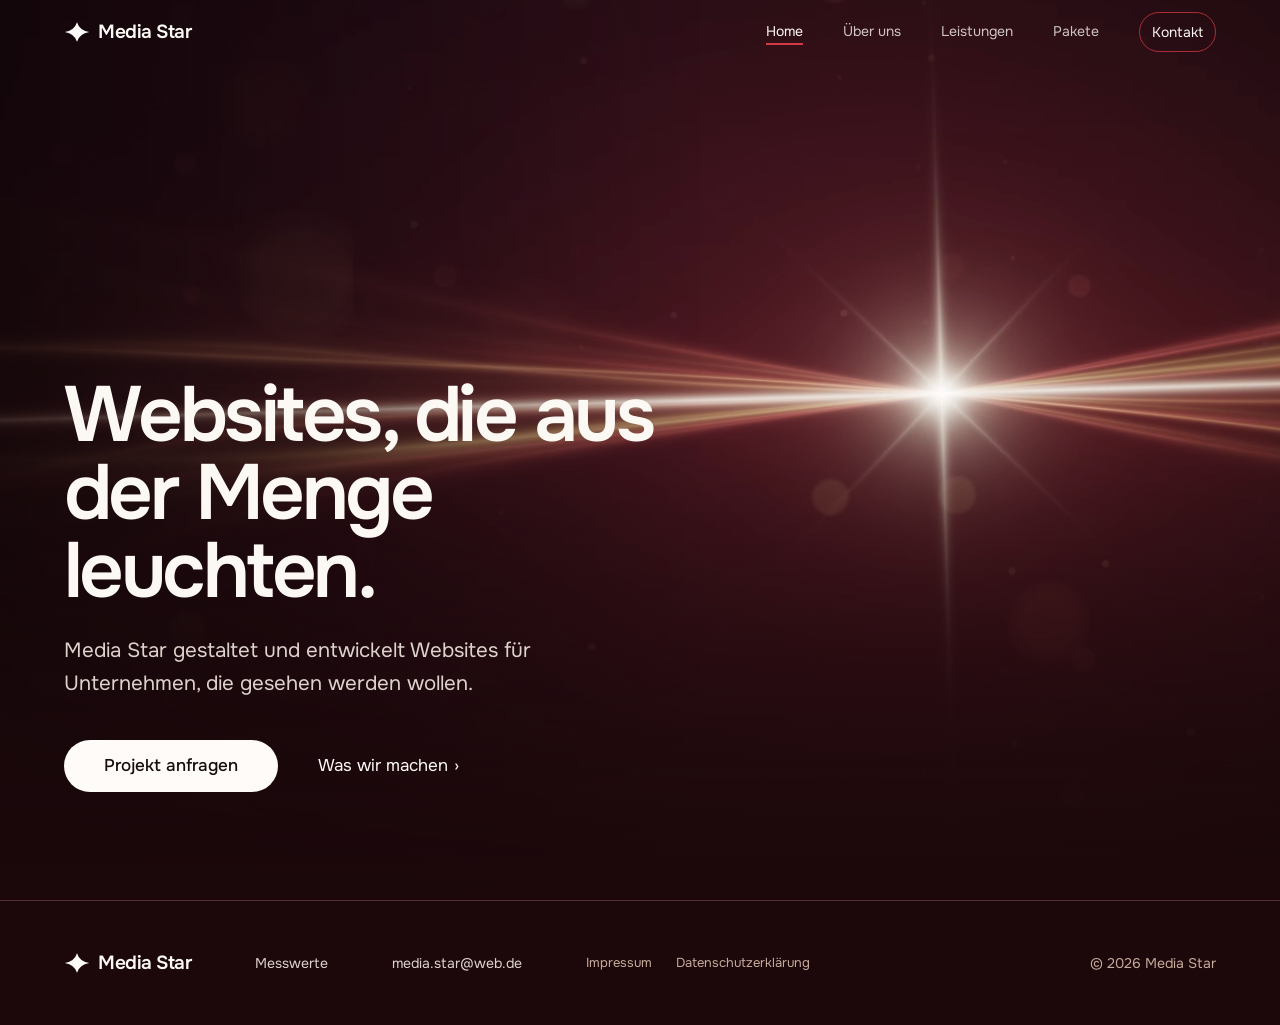
<file: index.html>
<!doctype html>
<html lang="de">
<head>
<meta charset="utf-8">
<meta name="viewport" content="width=device-width, initial-scale=1, viewport-fit=cover">
<title>Media Star | Webagentur für Webdesign, Entwicklung und SEO</title>
<meta name="description" content="Media Star ist eine Webagentur: Webdesign, Webentwicklung, Suchmaschinenoptimierung und Pflege für Websites, die auf jedem Bildschirm funktionieren und gefunden werden.">
<meta name="theme-color" content="#1c0a0e">
<meta name="color-scheme" content="dark">
<meta name="robots" content="index, follow">
<meta property="og:type" content="website">
<meta property="og:locale" content="de_DE">
<meta property="og:site_name" content="Media Star">
<meta property="og:title" content="Media Star | Websites, die aus der Menge leuchten">
<meta property="og:description" content="Webdesign, Entwicklung, Sichtbarkeit und Pflege. Schreiben Sie uns direkt über die Website.">
<meta property="og:image" content="assets/og-image.jpg">
<meta property="og:image:width" content="1200">
<meta property="og:image:height" content="630">
<meta property="og:image:alt" content="Ein heller Lichtstern auf dunkelrotem Grund, daneben der Schriftzug Media Star">
<meta name="twitter:card" content="summary_large_image">
<meta name="twitter:title" content="Media Star | Websites, die aus der Menge leuchten">
<meta name="twitter:description" content="Webdesign, Entwicklung, Sichtbarkeit und Pflege.">
<meta name="twitter:image" content="assets/og-image.jpg">
<link rel="canonical" href="https://media-star-agency.de/">
<link rel="icon" href="assets/favicon.svg" type="image/svg+xml">
<link rel="icon" href="assets/favicon-32.png" sizes="32x32" type="image/png">
<link rel="apple-touch-icon" href="assets/apple-touch-icon.png">
<link rel="manifest" href="site.webmanifest">
<link rel="preload" href="assets/fonts/onest-latin.woff2" as="font" type="font/woff2" crossorigin>
<link rel="preload" href="assets/video/hero-1080-poster.jpg" as="image" media="(orientation: landscape)">
<link rel="preload" href="assets/video/hero-portrait-poster.jpg" as="image" media="(orientation: portrait)">
<link rel="stylesheet" href="styles.css">
<script>document.documentElement.classList.add("js");</script>
<script type="application/ld+json">
{
  "@context": "https://schema.org",
  "@type": "ProfessionalService",
  "name": "Media Star",
  "description": "Webagentur für Webdesign, Webentwicklung, Suchmaschinenoptimierung und Website-Pflege.",
  "email": "media.star@web.de",
  "image": "assets/og-image.jpg",
  "logo": "assets/apple-touch-icon.png",
  "knowsAbout": ["Webdesign", "Webentwicklung", "Suchmaschinenoptimierung", "Responsive Design", "Website-Pflege"],
  "contactPoint": {
    "@type": "ContactPoint",
    "email": "media.star@web.de",
    "contactType": "customer service",
    "availableLanguage": "German"
  },
  "hasOfferCatalog": {
    "@type": "OfferCatalog",
    "name": "Leistungen",
    "itemListElement": [
      { "@type": "Offer", "itemOffered": { "@type": "Service", "name": "Webdesign" } },
      { "@type": "Offer", "itemOffered": { "@type": "Service", "name": "Webentwicklung" } },
      { "@type": "Offer", "itemOffered": { "@type": "Service", "name": "Suchmaschinenoptimierung" } },
      { "@type": "Offer", "itemOffered": { "@type": "Service", "name": "Website-Pflege" } }
    ]
  }
}
</script>
</head>
<body>
<a class="skip" href="#inhalt">Zum Inhalt springen</a>

<svg class="sprite" aria-hidden="true" focusable="false">
  <symbol id="mark" viewBox="0 0 64 64"><path d="M62 32Q38 36 32 56Q26 36 2 32Q26 28 32 8Q38 28 62 32Z"/></symbol>
</svg>

<header class="bar" data-bar>
  <nav class="bar__inner" aria-label="Hauptnavigation">
    <a class="brand" href="index.html" aria-label="Media Star, zur Startseite">
      <svg class="brand__mark" aria-hidden="true"><use href="#mark"/></svg>
      <span class="brand__name">Media Star</span>
    </a>
    <ul class="bar__links">
      <li><a href="index.html" aria-current="page">Home</a></li>
      <li><a href="ueber-uns.html">Über uns</a></li>
      <li><a href="leistungen.html">Leistungen</a></li>
      <li><a href="pakete.html">Pakete</a></li>
      <li><a class="bar__cta" href="kontakt.html">Kontakt</a></li>
    </ul>
  </nav>
</header>

<main id="inhalt">
  <section class="hero" id="top" aria-labelledby="hero-title">
    <div class="hero__media" data-depth="0.42" aria-hidden="true">
      <picture class="hero__poster">
        <source media="(orientation: portrait)" srcset="assets/video/hero-portrait-poster.jpg">
        <img src="assets/video/hero-1080-poster.jpg" alt="" width="1920" height="1080" fetchpriority="high">
      </picture>
      <video class="hero__video" autoplay muted loop playsinline preload="auto" poster="assets/video/hero-1080-poster.jpg" disablepictureinpicture>
        <source media="(orientation: portrait)" src="assets/video/hero-portrait.webm" type="video/webm">
        <source media="(orientation: portrait)" src="assets/video/hero-portrait.mp4" type="video/mp4">
        <source src="assets/video/hero-1080.webm" type="video/webm">
        <source src="assets/video/hero-1080.mp4" type="video/mp4">
      </video>
    </div>
    <div class="hero__veil" data-depth="0.18" aria-hidden="true"></div>
    <div class="hero__content container" data-depth="-0.08" data-fade>
      <h1 class="hero__title" id="hero-title"><span class="line">Websites, die aus</span> <span class="line">der Menge leuchten.</span></h1>
      <p class="hero__lead">Media Star gestaltet und entwickelt Websites für Unternehmen, die gesehen werden wollen.</p>
      <div class="hero__actions">
        <a class="btn" href="kontakt.html">Projekt anfragen</a>
        <a class="link-quiet" href="leistungen.html">Was wir machen</a>
      </div>
    </div>
    <button class="hero__toggle" type="button" data-video-toggle aria-pressed="false">
      <span class="hero__toggle-icon" aria-hidden="true"></span>
      <span class="hero__toggle-text">Video anhalten</span>
    </button>
  </section>
</main>

<footer class="foot">
  <div class="container foot__inner">
    <a class="brand brand--foot" href="index.html" aria-label="Media Star, zur Startseite">
      <svg class="brand__mark" aria-hidden="true"><use href="#mark"/></svg>
      <span class="brand__name">Media Star</span>
    </a>
    <ul class="foot__links" aria-label="Seitenbereiche">
      <li><a href="messwerte.html">Messwerte</a></li>
    </ul>
    <address class="foot__contact">
      <a href="mailto:media.star@web.de">media.star@web.de</a>
    </address>
    <ul class="foot__links foot__legal" aria-label="Rechtliches">
      <li><a href="impressum.html">Impressum</a></li>
      <li><a href="impressum.html#datenschutz">Datenschutzerklärung</a></li>
    </ul>
    <p class="foot__copy">© <span data-year>2026</span> Media Star</p>
  </div>
</footer>

<script src="app.js" defer></script>
</body>
</html>
</file>
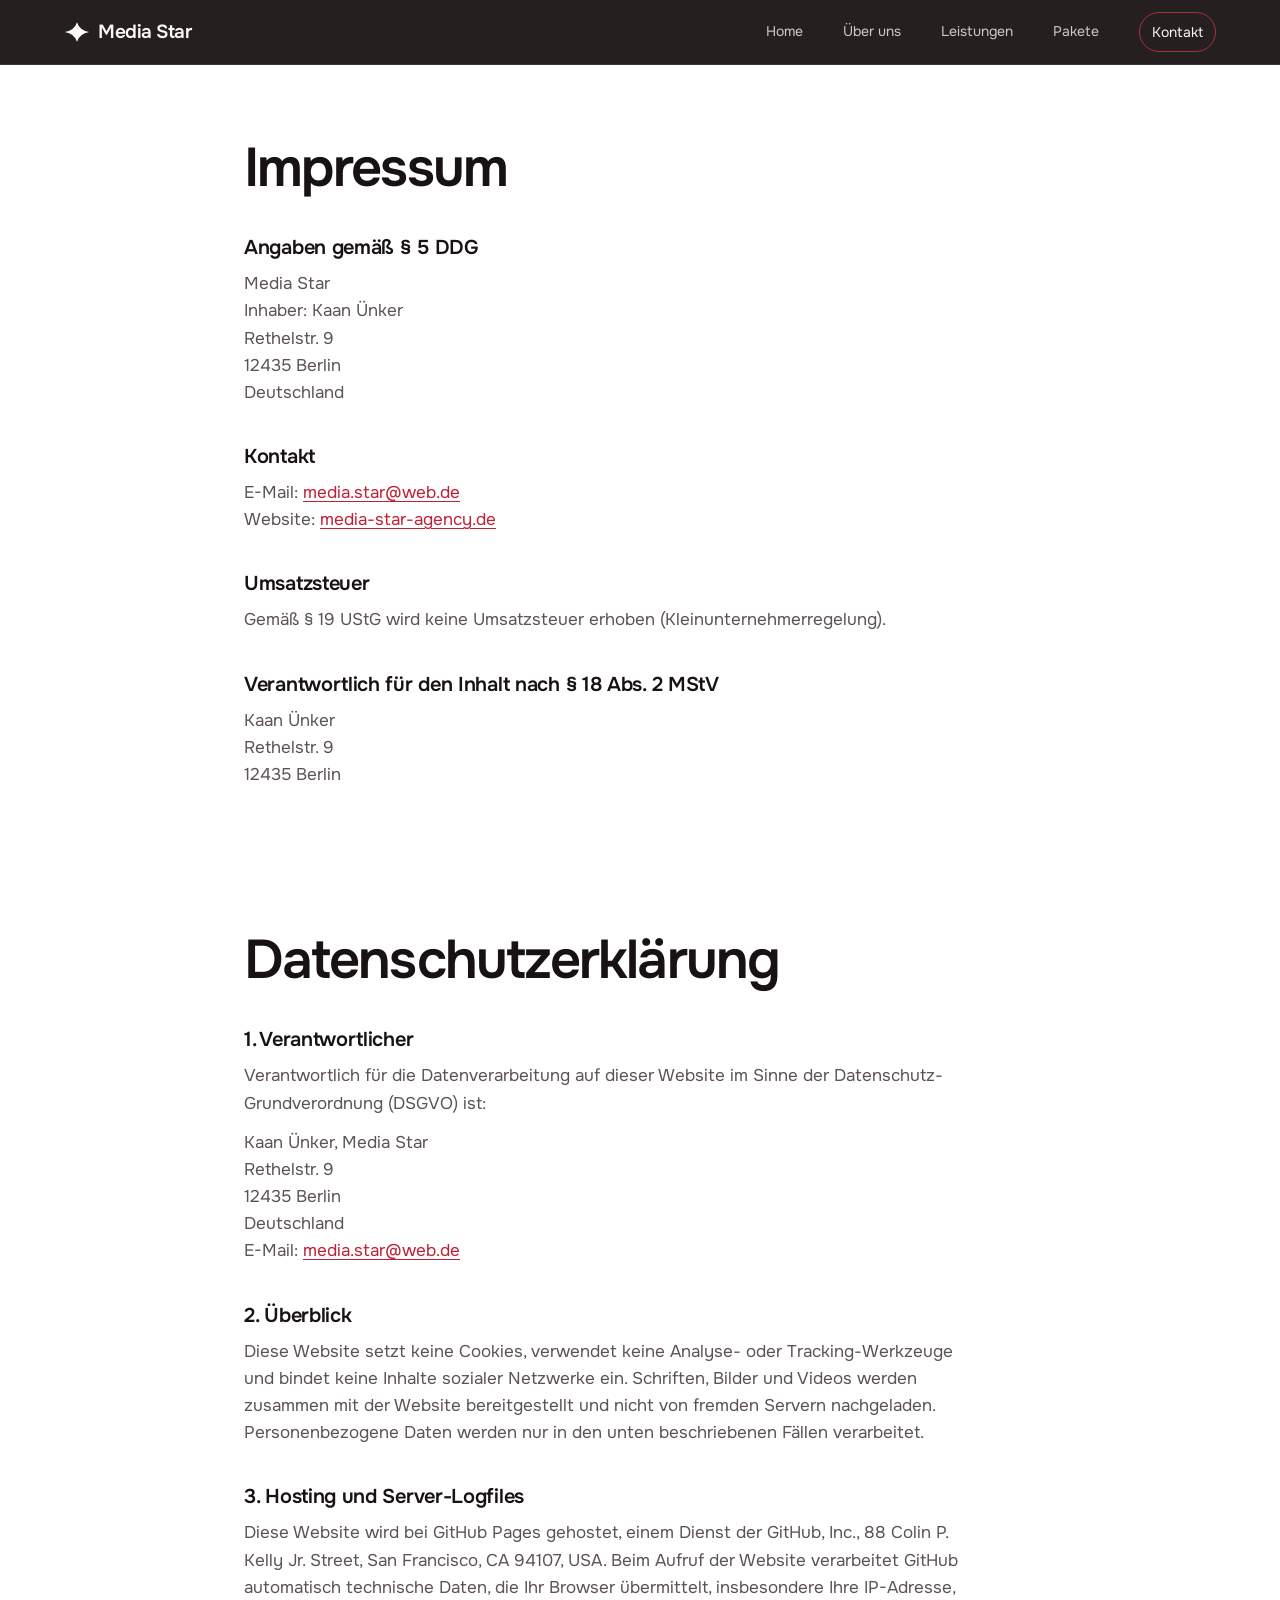
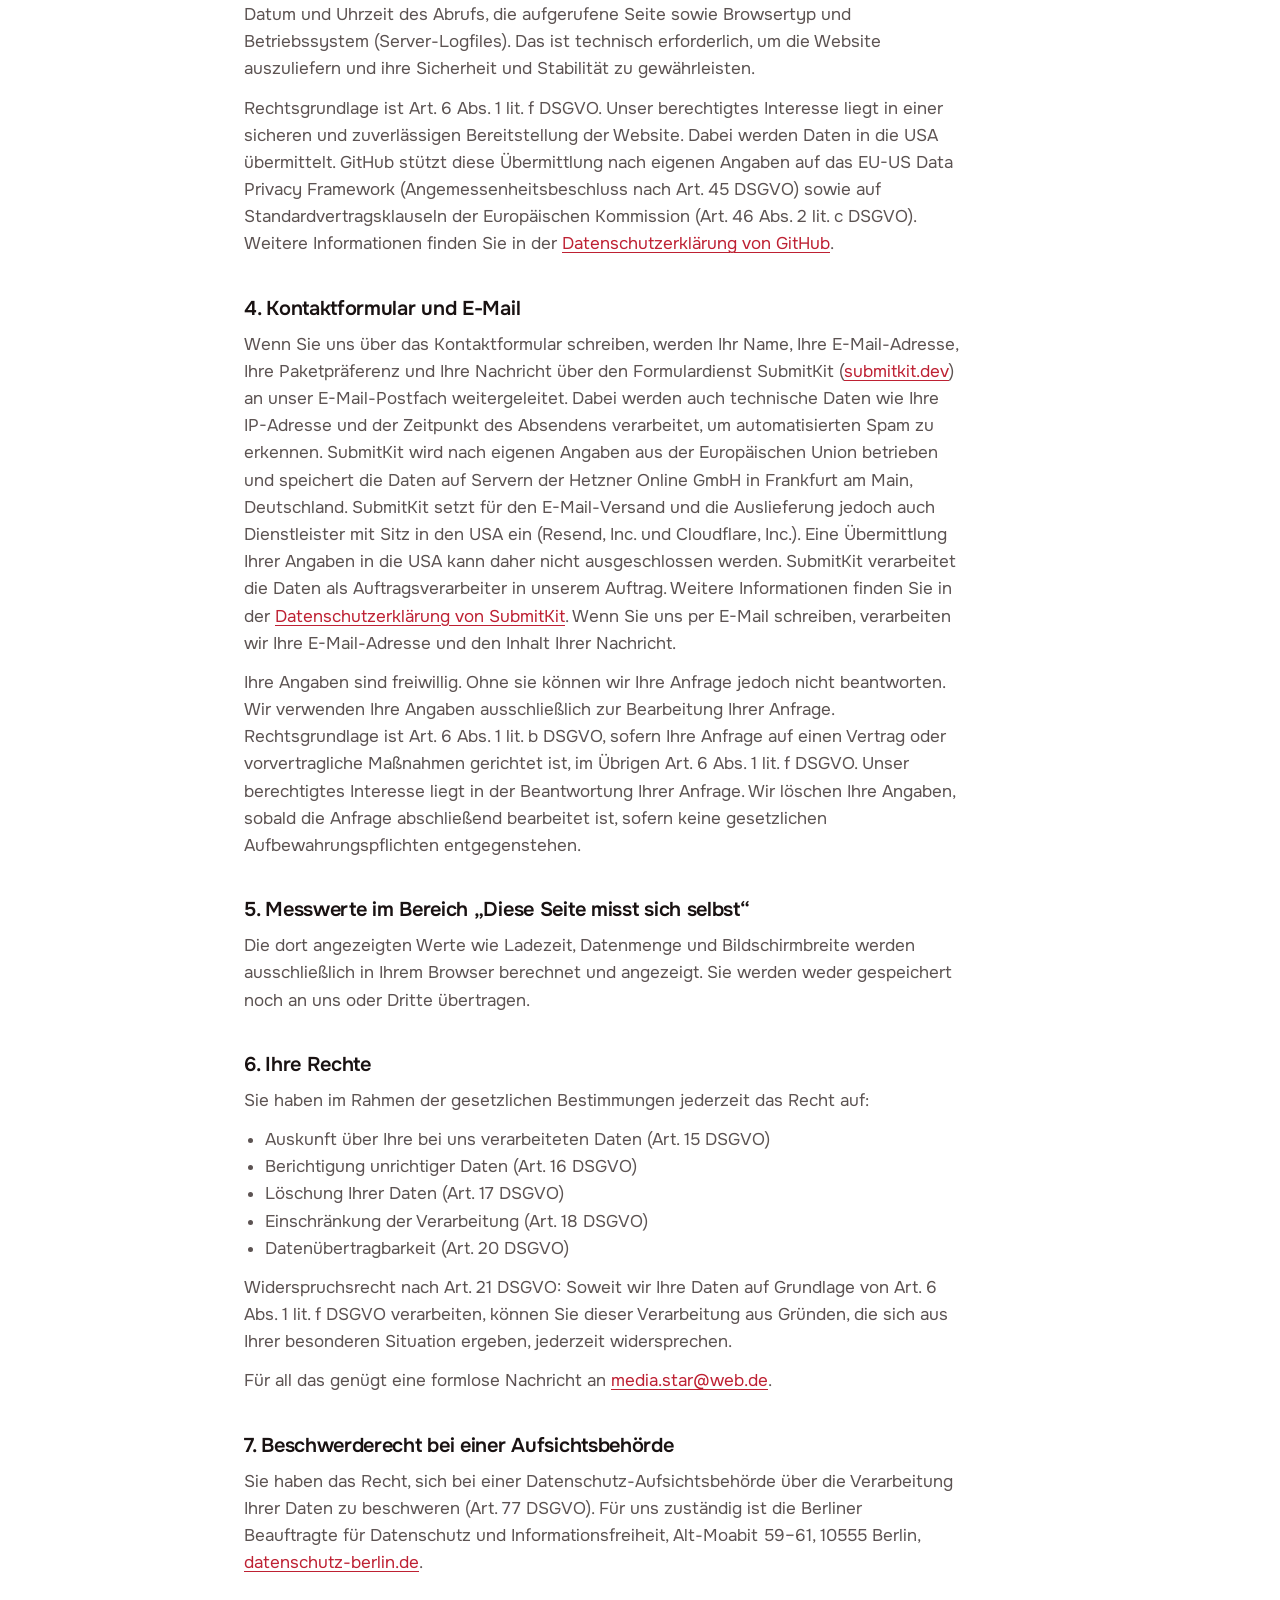
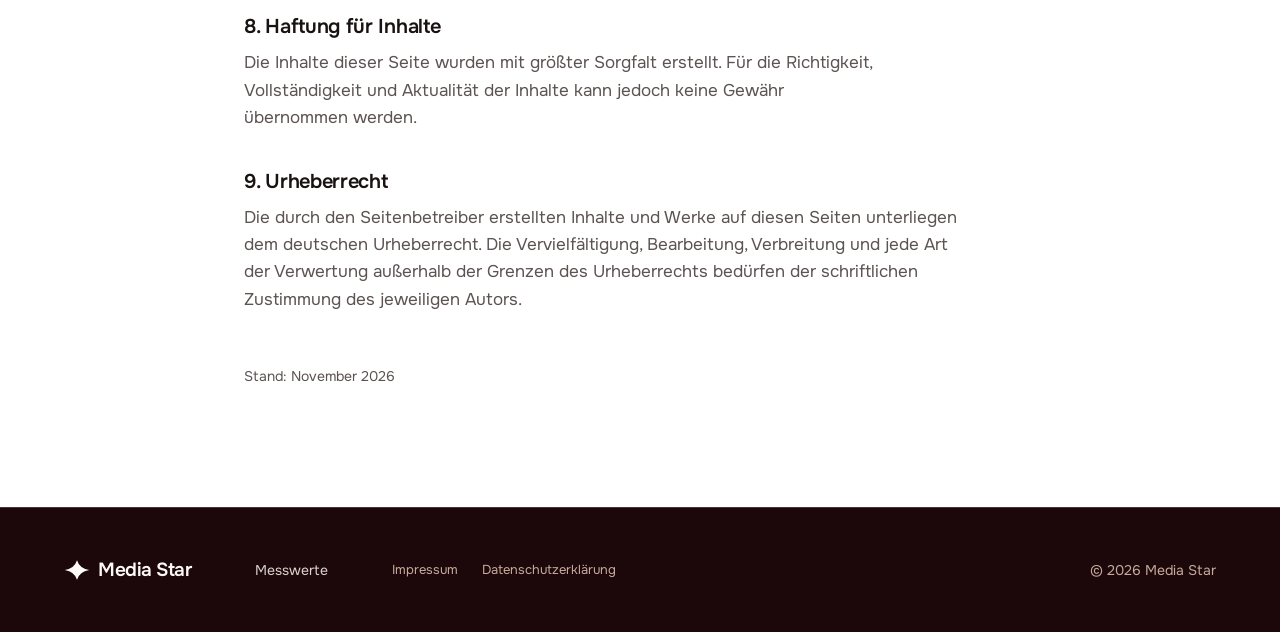
<file: impressum.html>
<!doctype html>
<html lang="de">
<head>
<meta charset="utf-8">
<meta name="viewport" content="width=device-width, initial-scale=1, viewport-fit=cover">
<title>Impressum und Datenschutzerklärung | Media Star</title>
<meta name="description" content="Impressum und Datenschutzerklärung von Media Star, Webagentur in Berlin.">
<meta name="theme-color" content="#1c0a0e">
<meta name="robots" content="noindex, follow">
<link rel="icon" href="assets/favicon.svg" type="image/svg+xml">
<link rel="icon" href="assets/favicon-32.png" sizes="32x32" type="image/png">
<link rel="apple-touch-icon" href="assets/apple-touch-icon.png">
<link rel="manifest" href="site.webmanifest">
<link rel="preload" href="assets/fonts/onest-latin.woff2" as="font" type="font/woff2" crossorigin>
<link rel="stylesheet" href="styles.css">
</head>
<body>
<a class="skip" href="#inhalt">Zum Inhalt springen</a>

<svg class="sprite" aria-hidden="true" focusable="false">
  <symbol id="mark" viewBox="0 0 64 64"><path d="M62 32Q38 36 32 56Q26 36 2 32Q26 28 32 8Q38 28 62 32Z"/></symbol>
</svg>

<header class="bar bar--solid">
  <nav class="bar__inner" aria-label="Hauptnavigation">
    <a class="brand" href="index.html" aria-label="Media Star, zur Startseite">
      <svg class="brand__mark" aria-hidden="true"><use href="#mark"/></svg>
      <span class="brand__name">Media Star</span>
    </a>
    <ul class="bar__links">
      <li><a href="index.html">Home</a></li>
      <li><a href="ueber-uns.html">Über uns</a></li>
      <li><a href="leistungen.html">Leistungen</a></li>
      <li><a href="pakete.html">Pakete</a></li>
      <li><a class="bar__cta" href="kontakt.html">Kontakt</a></li>
    </ul>
  </nav>
</header>

<main id="inhalt" class="legal">
  <div class="container legal__inner">
    <h1 class="visually-hidden">Impressum und Datenschutzerklärung</h1>

    <section id="impressum" aria-labelledby="impressum-title">
      <h2 class="legal__title" id="impressum-title">Impressum</h2>

      <h3>Angaben gemäß § 5 DDG</h3>
      <p>Media Star<br>Inhaber: Kaan Ünker<br>Rethelstr. 9<br>12435 Berlin<br>Deutschland</p>

      <h3>Kontakt</h3>
      <p>E-Mail: <a href="mailto:media.star@web.de">media.star@web.de</a><br>Website: <a href="https://media-star-agency.de">media-star-agency.de</a></p>

      <h3>Umsatzsteuer</h3>
      <p>Gemäß § 19 UStG wird keine Umsatzsteuer erhoben (Kleinunternehmerregelung).</p>

      <h3>Verantwortlich für den Inhalt nach § 18 Abs. 2 MStV</h3>
      <p>Kaan Ünker<br>Rethelstr. 9<br>12435 Berlin</p>
    </section>

    <section id="datenschutz" aria-labelledby="datenschutz-title">
      <h2 class="legal__title" id="datenschutz-title">Datenschutzerklärung</h2>

      <h3>1. Verantwortlicher</h3>
      <p>Verantwortlich für die Datenverarbeitung auf dieser Website im Sinne der Datenschutz-Grundverordnung (DSGVO) ist:</p>
      <p>Kaan Ünker, Media Star<br>Rethelstr. 9<br>12435 Berlin<br>Deutschland<br>E-Mail: <a href="mailto:media.star@web.de">media.star@web.de</a></p>

      <h3>2. Überblick</h3>
      <p>Diese Website setzt keine Cookies, verwendet keine Analyse- oder Tracking-Werkzeuge und bindet keine Inhalte sozialer Netzwerke ein. Schriften, Bilder und Videos werden zusammen mit der Website bereitgestellt und nicht von fremden Servern nachgeladen. Personenbezogene Daten werden nur in den unten beschriebenen Fällen verarbeitet.</p>

      <h3>3. Hosting und Server-Logfiles</h3>
      <p>Diese Website wird bei GitHub Pages gehostet, einem Dienst der GitHub, Inc., 88 Colin P. Kelly Jr. Street, San Francisco, CA 94107, USA. Beim Aufruf der Website verarbeitet GitHub automatisch technische Daten, die Ihr Browser übermittelt, insbesondere Ihre IP-Adresse, Datum und Uhrzeit des Abrufs, die aufgerufene Seite sowie Browsertyp und Betriebssystem (Server-Logfiles). Das ist technisch erforderlich, um die Website auszuliefern und ihre Sicherheit und Stabilität zu gewährleisten.</p>
      <p>Rechtsgrundlage ist Art. 6 Abs. 1 lit. f DSGVO. Unser berechtigtes Interesse liegt in einer sicheren und zuverlässigen Bereitstellung der Website. Dabei werden Daten in die USA übermittelt. GitHub stützt diese Übermittlung nach eigenen Angaben auf das EU-US Data Privacy Framework (Angemessenheitsbeschluss nach Art. 45 DSGVO) sowie auf Standardvertragsklauseln der Europäischen Kommission (Art. 46 Abs. 2 lit. c DSGVO). Weitere Informationen finden Sie in der <a href="https://docs.github.com/de/site-policy/privacy-policies/github-general-privacy-statement" rel="noopener">Datenschutzerklärung von GitHub</a>.</p>

      <h3>4. Kontaktformular und E-Mail</h3>
      <p>Wenn Sie uns über das Kontaktformular schreiben, werden Ihr Name, Ihre E-Mail-Adresse, Ihre Paketpräferenz und Ihre Nachricht über den Formulardienst SubmitKit (<a href="https://submitkit.dev" rel="noopener">submitkit.dev</a>) an unser E-Mail-Postfach weitergeleitet. Dabei werden auch technische Daten wie Ihre IP-Adresse und der Zeitpunkt des Absendens verarbeitet, um automatisierten Spam zu erkennen. SubmitKit wird nach eigenen Angaben aus der Europäischen Union betrieben und speichert die Daten auf Servern der Hetzner Online GmbH in Frankfurt am Main, Deutschland. SubmitKit setzt für den E-Mail-Versand und die Auslieferung jedoch auch Dienstleister mit Sitz in den USA ein (Resend, Inc. und Cloudflare, Inc.). Eine Übermittlung Ihrer Angaben in die USA kann daher nicht ausgeschlossen werden. SubmitKit verarbeitet die Daten als Auftragsverarbeiter in unserem Auftrag. Weitere Informationen finden Sie in der <a href="https://submitkit.dev/privacy" rel="noopener">Datenschutzerklärung von SubmitKit</a>. Wenn Sie uns per E-Mail schreiben, verarbeiten wir Ihre E-Mail-Adresse und den Inhalt Ihrer Nachricht.</p>
      <p>Ihre Angaben sind freiwillig. Ohne sie können wir Ihre Anfrage jedoch nicht beantworten. Wir verwenden Ihre Angaben ausschließlich zur Bearbeitung Ihrer Anfrage. Rechtsgrundlage ist Art. 6 Abs. 1 lit. b DSGVO, sofern Ihre Anfrage auf einen Vertrag oder vorvertragliche Maßnahmen gerichtet ist, im Übrigen Art. 6 Abs. 1 lit. f DSGVO. Unser berechtigtes Interesse liegt in der Beantwortung Ihrer Anfrage. Wir löschen Ihre Angaben, sobald die Anfrage abschließend bearbeitet ist, sofern keine gesetzlichen Aufbewahrungspflichten entgegenstehen.</p>

      <h3>5. Messwerte im Bereich „Diese Seite misst sich selbst“</h3>
      <p>Die dort angezeigten Werte wie Ladezeit, Datenmenge und Bildschirmbreite werden ausschließlich in Ihrem Browser berechnet und angezeigt. Sie werden weder gespeichert noch an uns oder Dritte übertragen.</p>

      <h3>6. Ihre Rechte</h3>
      <p>Sie haben im Rahmen der gesetzlichen Bestimmungen jederzeit das Recht auf:</p>
      <ul>
        <li>Auskunft über Ihre bei uns verarbeiteten Daten (Art. 15 DSGVO)</li>
        <li>Berichtigung unrichtiger Daten (Art. 16 DSGVO)</li>
        <li>Löschung Ihrer Daten (Art. 17 DSGVO)</li>
        <li>Einschränkung der Verarbeitung (Art. 18 DSGVO)</li>
        <li>Datenübertragbarkeit (Art. 20 DSGVO)</li>
      </ul>
      <p>Widerspruchsrecht nach Art. 21 DSGVO: Soweit wir Ihre Daten auf Grundlage von Art. 6 Abs. 1 lit. f DSGVO verarbeiten, können Sie dieser Verarbeitung aus Gründen, die sich aus Ihrer besonderen Situation ergeben, jederzeit widersprechen.</p>
      <p>Für all das genügt eine formlose Nachricht an <a href="mailto:media.star@web.de">media.star@web.de</a>.</p>

      <h3>7. Beschwerderecht bei einer Aufsichtsbehörde</h3>
      <p>Sie haben das Recht, sich bei einer Datenschutz-Aufsichtsbehörde über die Verarbeitung Ihrer Daten zu beschweren (Art. 77 DSGVO). Für uns zuständig ist die Berliner Beauftragte für Datenschutz und Informationsfreiheit, Alt-Moabit 59–61, 10555 Berlin, <a href="https://www.datenschutz-berlin.de" rel="noopener">datenschutz-berlin.de</a>.</p>

      <h3>8. Haftung für Inhalte</h3>
      <p>Die Inhalte dieser Seite wurden mit größter Sorgfalt erstellt. Für die Richtigkeit, Vollständigkeit und Aktualität der Inhalte kann jedoch keine Gewähr übernommen werden.</p>

      <h3>9. Urheberrecht</h3>
      <p>Die durch den Seitenbetreiber erstellten Inhalte und Werke auf diesen Seiten unterliegen dem deutschen Urheberrecht. Die Vervielfältigung, Bearbeitung, Verbreitung und jede Art der Verwertung außerhalb der Grenzen des Urheberrechts bedürfen der schriftlichen Zustimmung des jeweiligen Autors.</p>

      <p class="legal__date">Stand: November 2026</p>
    </section>
  </div>
</main>

<footer class="foot">
  <div class="container foot__inner">
    <a class="brand brand--foot" href="index.html" aria-label="Media Star, zur Startseite">
      <svg class="brand__mark" aria-hidden="true"><use href="#mark"/></svg>
      <span class="brand__name">Media Star</span>
    </a>
    <ul class="foot__links" aria-label="Seitenbereiche">
      <li><a href="messwerte.html">Messwerte</a></li>
    </ul>
    <ul class="foot__links foot__legal" aria-label="Rechtliches">
      <li><a href="#impressum">Impressum</a></li>
      <li><a href="#datenschutz">Datenschutzerklärung</a></li>
    </ul>
    <p class="foot__copy">© <span data-year>2026</span> Media Star</p>
  </div>
</footer>

<script src="app.js" defer></script>
</body>
</html>
</file>
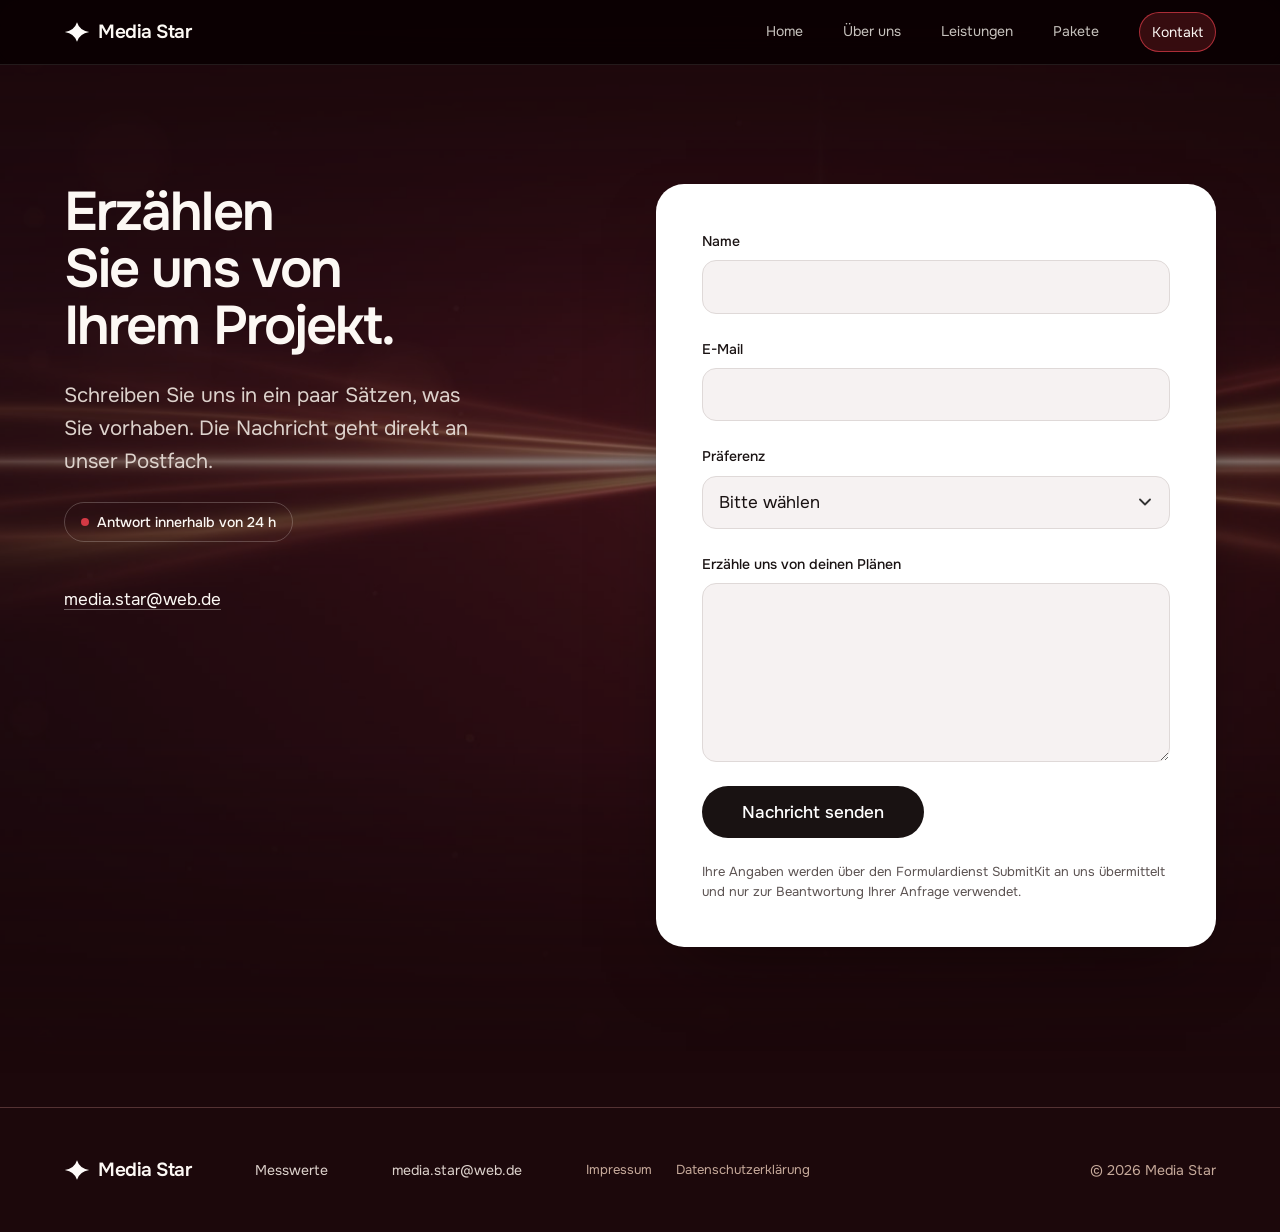
<file: kontakt.html>
<!doctype html>
<html lang="de">
<head>
<meta charset="utf-8">
<meta name="viewport" content="width=device-width, initial-scale=1, viewport-fit=cover">
<title>Kontakt | Projekt anfragen | Media Star</title>
<meta name="description" content="Schreiben Sie Media Star über das Kontaktformular oder per E-Mail. Antwort innerhalb von 24 Stunden.">
<meta name="theme-color" content="#1c0a0e">
<meta name="color-scheme" content="dark">
<meta name="robots" content="index, follow">
<meta property="og:type" content="website">
<meta property="og:locale" content="de_DE">
<meta property="og:site_name" content="Media Star">
<meta property="og:title" content="Kontakt | Projekt anfragen | Media Star">
<meta property="og:description" content="Schreiben Sie Media Star über das Kontaktformular oder per E-Mail. Antwort innerhalb von 24 Stunden.">
<meta property="og:image" content="assets/og-image.jpg">
<meta property="og:image:width" content="1200">
<meta property="og:image:height" content="630">
<meta property="og:image:alt" content="Ein heller Lichtstern auf dunkelrotem Grund, daneben der Schriftzug Media Star">
<meta name="twitter:card" content="summary_large_image">
<meta name="twitter:title" content="Kontakt | Projekt anfragen | Media Star">
<meta name="twitter:description" content="Schreiben Sie Media Star über das Kontaktformular oder per E-Mail. Antwort innerhalb von 24 Stunden.">
<meta name="twitter:image" content="assets/og-image.jpg">
<link rel="canonical" href="https://media-star-agency.de/kontakt.html">
<link rel="icon" href="assets/favicon.svg" type="image/svg+xml">
<link rel="icon" href="assets/favicon-32.png" sizes="32x32" type="image/png">
<link rel="apple-touch-icon" href="assets/apple-touch-icon.png">
<link rel="manifest" href="site.webmanifest">
<link rel="preload" href="assets/fonts/onest-latin.woff2" as="font" type="font/woff2" crossorigin>
<link rel="stylesheet" href="styles.css">
<script>document.documentElement.classList.add("js");</script>
</head>
<body>
<a class="skip" href="#inhalt">Zum Inhalt springen</a>

<svg class="sprite" aria-hidden="true" focusable="false">
  <symbol id="mark" viewBox="0 0 64 64"><path d="M62 32Q38 36 32 56Q26 36 2 32Q26 28 32 8Q38 28 62 32Z"/></symbol>
</svg>

<header class="bar bar--solid">
  <nav class="bar__inner" aria-label="Hauptnavigation">
    <a class="brand" href="index.html" aria-label="Media Star, zur Startseite">
      <svg class="brand__mark" aria-hidden="true"><use href="#mark"/></svg>
      <span class="brand__name">Media Star</span>
    </a>
    <ul class="bar__links">
      <li><a href="index.html">Home</a></li>
      <li><a href="ueber-uns.html">Über uns</a></li>
      <li><a href="leistungen.html">Leistungen</a></li>
      <li><a href="pakete.html">Pakete</a></li>
      <li><a class="bar__cta" href="kontakt.html" aria-current="page">Kontakt</a></li>
    </ul>
  </nav>
</header>

<main id="inhalt" class="page">
  <section class="contact" id="kontakt" aria-labelledby="contact-title">
    <div class="contact__light" data-depth="0.3" aria-hidden="true"></div>
    <div class="container contact__inner">
      <div class="contact__intro">
        <h1 class="contact__title" id="contact-title" data-reveal>Erzählen Sie uns von Ihrem Projekt.</h1>
        <p class="contact__lead" data-reveal>Schreiben Sie uns in ein paar Sätzen, was Sie vorhaben. Die Nachricht geht direkt an unser Postfach.</p>
        <p class="contact__promise" data-reveal>Antwort innerhalb von 24 h</p>
        <p class="contact__direct" data-reveal>
          <a href="mailto:media.star@web.de?subject=Projektanfrage%20Website">media.star@web.de</a>
        </p>
      </div>
      <form class="form" action="https://submitkit.dev/api/f/cmwe75hfb0028spvgg83n5m7f" method="post" data-form data-reveal>
        <input type="hidden" name="_timestamp">
        <div class="form__trap" aria-hidden="true">
          <label for="f-honey">Nicht ausfüllen</label>
          <input id="f-honey" type="text" name="_honeypot" tabindex="-1" autocomplete="off">
        </div>
        <div class="field">
          <label for="f-name">Name</label>
          <input id="f-name" name="name" type="text" autocomplete="name" required maxlength="120" aria-describedby="f-name-err">
          <p class="field__error" id="f-name-err" data-error="Bitte geben Sie Ihren Namen an."></p>
        </div>
        <div class="field">
          <label for="f-mail">E-Mail</label>
          <input id="f-mail" name="email" type="email" autocomplete="email" inputmode="email" required maxlength="160" aria-describedby="f-mail-err">
          <p class="field__error" id="f-mail-err" data-error="Bitte geben Sie eine gültige E-Mail-Adresse an."></p>
        </div>
        <div class="field">
          <label for="f-plan">Präferenz</label>
          <select id="f-plan" name="praeferenz" required aria-describedby="f-plan-err">
            <option value="">Bitte wählen</option>
            <option value="Basis">Basis</option>
            <option value="Standard">Standard</option>
            <option value="Premium">Premium</option>
            <option value="Andere">Andere</option>
          </select>
          <p class="field__error" id="f-plan-err" data-error="Bitte wählen Sie ein Paket oder „Andere“."></p>
        </div>
        <div class="field">
          <label for="f-msg">Erzähle uns von deinen Plänen</label>
          <textarea id="f-msg" name="message" rows="6" required minlength="10" maxlength="5000" aria-describedby="f-msg-err"></textarea>
          <p class="field__error" id="f-msg-err" data-error="Bitte schreiben Sie uns ein paar Worte zu Ihrem Projekt."></p>
        </div>
        <button class="form__submit" type="submit">Nachricht senden</button>
        <p class="form__status" role="status" aria-live="polite" data-form-status></p>
        <p class="form__note">Ihre Angaben werden über den Formulardienst SubmitKit an uns übermittelt und nur zur Beantwortung Ihrer Anfrage verwendet.</p>
      </form>
    </div>
  </section>
</main>

<footer class="foot">
  <div class="container foot__inner">
    <a class="brand brand--foot" href="index.html" aria-label="Media Star, zur Startseite">
      <svg class="brand__mark" aria-hidden="true"><use href="#mark"/></svg>
      <span class="brand__name">Media Star</span>
    </a>
    <ul class="foot__links" aria-label="Seitenbereiche">
      <li><a href="messwerte.html">Messwerte</a></li>
    </ul>
    <address class="foot__contact">
      <a href="mailto:media.star@web.de">media.star@web.de</a>
    </address>
    <ul class="foot__links foot__legal" aria-label="Rechtliches">
      <li><a href="impressum.html">Impressum</a></li>
      <li><a href="impressum.html#datenschutz">Datenschutzerklärung</a></li>
    </ul>
    <p class="foot__copy">© <span data-year>2026</span> Media Star</p>
  </div>
</footer>

<script src="app.js" defer></script>
</body>
</html>
</file>
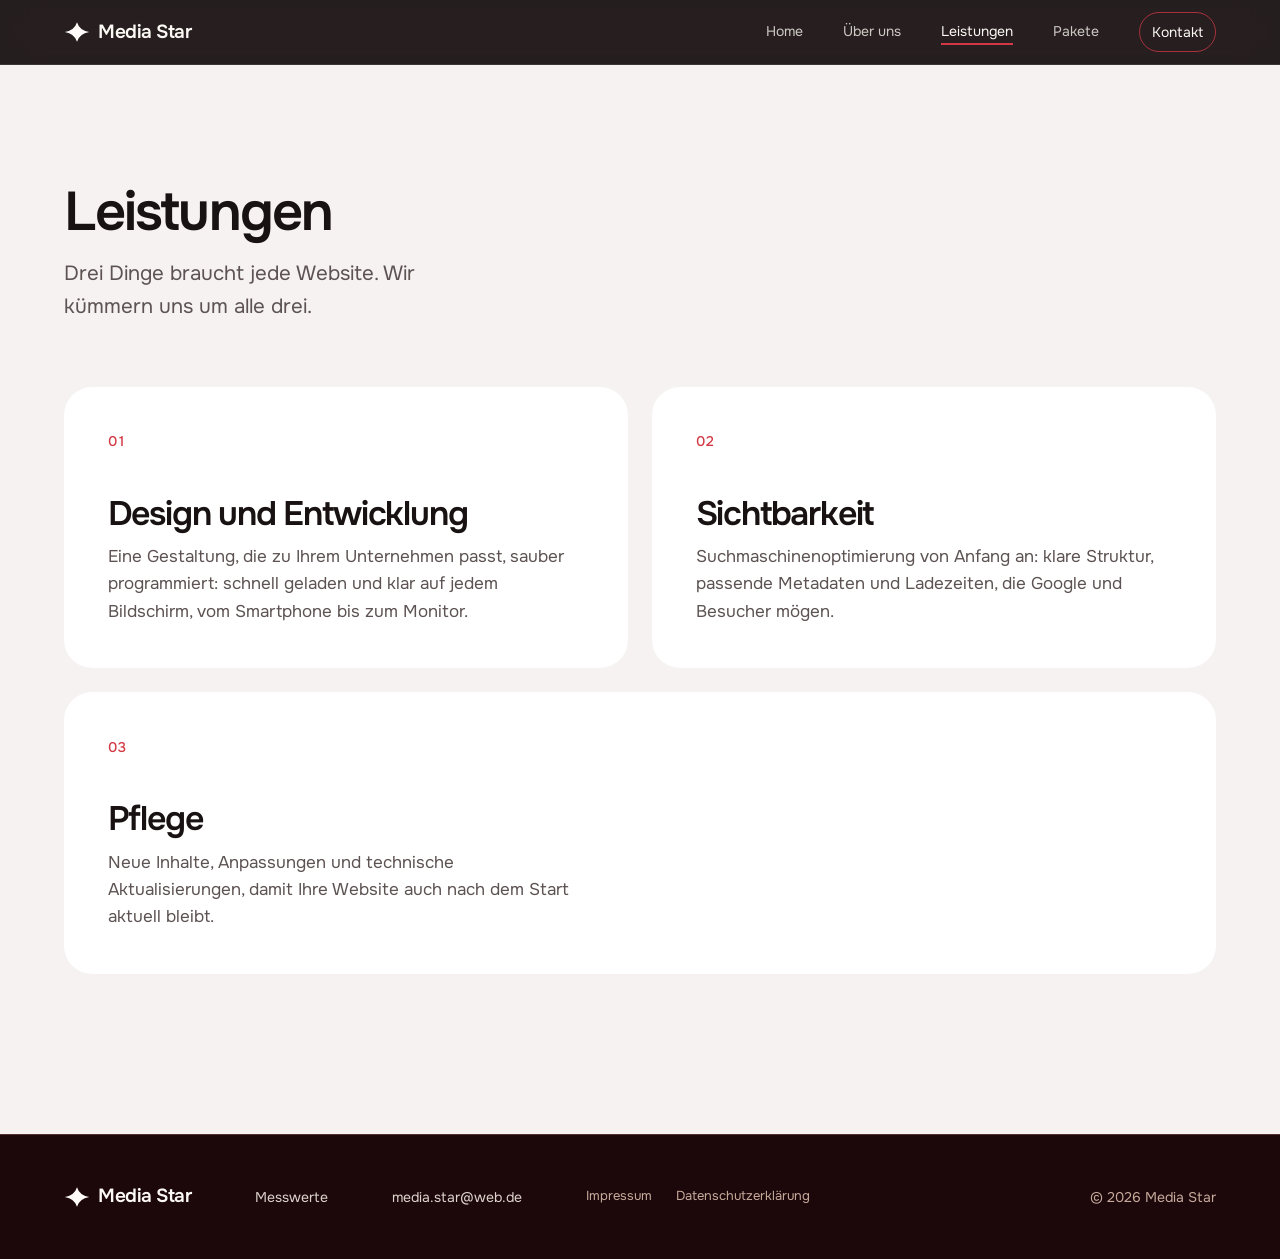
<file: leistungen.html>
<!doctype html>
<html lang="de">
<head>
<meta charset="utf-8">
<meta name="viewport" content="width=device-width, initial-scale=1, viewport-fit=cover">
<title>Leistungen | Webdesign, Entwicklung, SEO und Pflege | Media Star</title>
<meta name="description" content="Design und Entwicklung, Suchmaschinenoptimierung und Pflege: die Leistungen der Webagentur Media Star.">
<meta name="theme-color" content="#1c0a0e">
<meta name="color-scheme" content="dark">
<meta name="robots" content="index, follow">
<meta property="og:type" content="website">
<meta property="og:locale" content="de_DE">
<meta property="og:site_name" content="Media Star">
<meta property="og:title" content="Leistungen | Webdesign, Entwicklung, SEO und Pflege | Media Star">
<meta property="og:description" content="Design und Entwicklung, Suchmaschinenoptimierung und Pflege: die Leistungen der Webagentur Media Star.">
<meta property="og:image" content="assets/og-image.jpg">
<meta property="og:image:width" content="1200">
<meta property="og:image:height" content="630">
<meta property="og:image:alt" content="Ein heller Lichtstern auf dunkelrotem Grund, daneben der Schriftzug Media Star">
<meta name="twitter:card" content="summary_large_image">
<meta name="twitter:title" content="Leistungen | Webdesign, Entwicklung, SEO und Pflege | Media Star">
<meta name="twitter:description" content="Design und Entwicklung, Suchmaschinenoptimierung und Pflege: die Leistungen der Webagentur Media Star.">
<meta name="twitter:image" content="assets/og-image.jpg">
<link rel="canonical" href="https://media-star-agency.de/leistungen.html">
<link rel="icon" href="assets/favicon.svg" type="image/svg+xml">
<link rel="icon" href="assets/favicon-32.png" sizes="32x32" type="image/png">
<link rel="apple-touch-icon" href="assets/apple-touch-icon.png">
<link rel="manifest" href="site.webmanifest">
<link rel="preload" href="assets/fonts/onest-latin.woff2" as="font" type="font/woff2" crossorigin>
<link rel="stylesheet" href="styles.css">
<script>document.documentElement.classList.add("js");</script>
</head>
<body>
<a class="skip" href="#inhalt">Zum Inhalt springen</a>

<svg class="sprite" aria-hidden="true" focusable="false">
  <symbol id="mark" viewBox="0 0 64 64"><path d="M62 32Q38 36 32 56Q26 36 2 32Q26 28 32 8Q38 28 62 32Z"/></symbol>
</svg>

<header class="bar bar--solid">
  <nav class="bar__inner" aria-label="Hauptnavigation">
    <a class="brand" href="index.html" aria-label="Media Star, zur Startseite">
      <svg class="brand__mark" aria-hidden="true"><use href="#mark"/></svg>
      <span class="brand__name">Media Star</span>
    </a>
    <ul class="bar__links">
      <li><a href="index.html">Home</a></li>
      <li><a href="ueber-uns.html">Über uns</a></li>
      <li><a href="leistungen.html" aria-current="page">Leistungen</a></li>
      <li><a href="pakete.html">Pakete</a></li>
      <li><a class="bar__cta" href="kontakt.html">Kontakt</a></li>
    </ul>
  </nav>
</header>

<main id="inhalt" class="page">
  <section class="services" id="leistungen" aria-labelledby="services-title">
    <div class="container services__grid">
      <div class="services__head">
        <h1 class="services__title" id="services-title">Leistungen</h1>
        <p class="services__lead">Drei Dinge braucht jede Website. Wir kümmern uns um alle drei.</p>
      </div>
      <ol class="services__list">
        <li class="service" data-reveal>
          <h3 class="service__name">Design und Entwicklung</h3>
          <p class="service__text">Eine Gestaltung, die zu Ihrem Unternehmen passt, sauber programmiert: schnell geladen und klar auf jedem Bildschirm, vom Smartphone bis zum Monitor.</p>
        </li>
        <li class="service" data-reveal>
          <h3 class="service__name">Sichtbarkeit</h3>
          <p class="service__text">Suchmaschinenoptimierung von Anfang an: klare Struktur, passende Metadaten und Ladezeiten, die Google und Besucher mögen.</p>
        </li>
        <li class="service" data-reveal>
          <h3 class="service__name">Pflege</h3>
          <p class="service__text">Neue Inhalte, Anpassungen und technische Aktualisierungen, damit Ihre Website auch nach dem Start aktuell bleibt.</p>
        </li>
      </ol>
    </div>
  </section>
</main>

<footer class="foot">
  <div class="container foot__inner">
    <a class="brand brand--foot" href="index.html" aria-label="Media Star, zur Startseite">
      <svg class="brand__mark" aria-hidden="true"><use href="#mark"/></svg>
      <span class="brand__name">Media Star</span>
    </a>
    <ul class="foot__links" aria-label="Seitenbereiche">
      <li><a href="messwerte.html">Messwerte</a></li>
    </ul>
    <address class="foot__contact">
      <a href="mailto:media.star@web.de">media.star@web.de</a>
    </address>
    <ul class="foot__links foot__legal" aria-label="Rechtliches">
      <li><a href="impressum.html">Impressum</a></li>
      <li><a href="impressum.html#datenschutz">Datenschutzerklärung</a></li>
    </ul>
    <p class="foot__copy">© <span data-year>2026</span> Media Star</p>
  </div>
</footer>

<script src="app.js" defer></script>
</body>
</html>
</file>
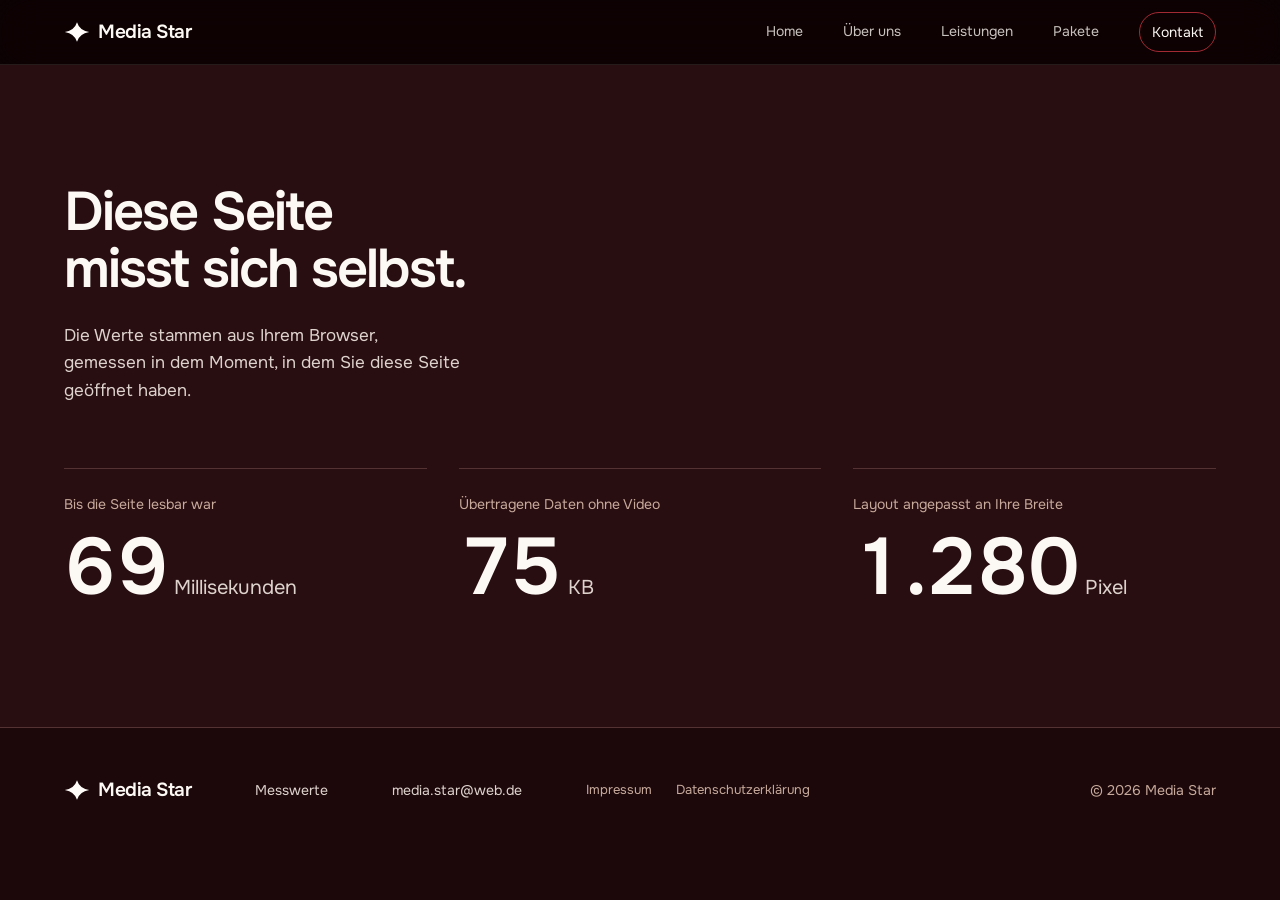
<file: messwerte.html>
<!doctype html>
<html lang="de">
<head>
<meta charset="utf-8">
<meta name="viewport" content="width=device-width, initial-scale=1, viewport-fit=cover">
<title>Messwerte | Diese Seite misst sich selbst | Media Star</title>
<meta name="description" content="Ladezeit, Datenmenge und Bildschirmbreite: live in Ihrem Browser gemessen, auf der Website von Media Star.">
<meta name="theme-color" content="#1c0a0e">
<meta name="color-scheme" content="dark">
<meta name="robots" content="index, follow">
<meta property="og:type" content="website">
<meta property="og:locale" content="de_DE">
<meta property="og:site_name" content="Media Star">
<meta property="og:title" content="Messwerte | Diese Seite misst sich selbst | Media Star">
<meta property="og:description" content="Ladezeit, Datenmenge und Bildschirmbreite: live in Ihrem Browser gemessen, auf der Website von Media Star.">
<meta property="og:image" content="assets/og-image.jpg">
<meta property="og:image:width" content="1200">
<meta property="og:image:height" content="630">
<meta property="og:image:alt" content="Ein heller Lichtstern auf dunkelrotem Grund, daneben der Schriftzug Media Star">
<meta name="twitter:card" content="summary_large_image">
<meta name="twitter:title" content="Messwerte | Diese Seite misst sich selbst | Media Star">
<meta name="twitter:description" content="Ladezeit, Datenmenge und Bildschirmbreite: live in Ihrem Browser gemessen, auf der Website von Media Star.">
<meta name="twitter:image" content="assets/og-image.jpg">
<link rel="canonical" href="https://media-star-agency.de/messwerte.html">
<link rel="icon" href="assets/favicon.svg" type="image/svg+xml">
<link rel="icon" href="assets/favicon-32.png" sizes="32x32" type="image/png">
<link rel="apple-touch-icon" href="assets/apple-touch-icon.png">
<link rel="manifest" href="site.webmanifest">
<link rel="preload" href="assets/fonts/onest-latin.woff2" as="font" type="font/woff2" crossorigin>
<link rel="stylesheet" href="styles.css">
<script>document.documentElement.classList.add("js");</script>
</head>
<body>
<a class="skip" href="#inhalt">Zum Inhalt springen</a>

<svg class="sprite" aria-hidden="true" focusable="false">
  <symbol id="mark" viewBox="0 0 64 64"><path d="M62 32Q38 36 32 56Q26 36 2 32Q26 28 32 8Q38 28 62 32Z"/></symbol>
</svg>

<header class="bar bar--solid">
  <nav class="bar__inner" aria-label="Hauptnavigation">
    <a class="brand" href="index.html" aria-label="Media Star, zur Startseite">
      <svg class="brand__mark" aria-hidden="true"><use href="#mark"/></svg>
      <span class="brand__name">Media Star</span>
    </a>
    <ul class="bar__links">
      <li><a href="index.html">Home</a></li>
      <li><a href="ueber-uns.html">Über uns</a></li>
      <li><a href="leistungen.html">Leistungen</a></li>
      <li><a href="pakete.html">Pakete</a></li>
      <li><a class="bar__cta" href="kontakt.html">Kontakt</a></li>
    </ul>
  </nav>
</header>

<main id="inhalt" class="page">
  <section class="proof" id="gemessen" aria-labelledby="proof-title">
    <div class="container proof__grid">
      <div class="proof__head">
        <h1 class="proof__title" id="proof-title">Diese Seite misst sich selbst.</h1>
        <p class="proof__lead">Die Werte stammen aus Ihrem Browser, gemessen in dem Moment, in dem Sie diese Seite geöffnet haben.</p>
      </div>
      <dl class="proof__facts">
        <div class="fact">
          <dt>Bis die Seite lesbar war</dt>
          <dd><span class="fact__value num" data-fact="ready">…</span><span class="fact__unit" data-fact-unit="ready"></span></dd>
        </div>
        <div class="fact">
          <dt>Übertragene Daten ohne Video</dt>
          <dd><span class="fact__value num" data-fact="weight">…</span><span class="fact__unit" data-fact-unit="weight"></span></dd>
        </div>
        <div class="fact">
          <dt>Layout angepasst an Ihre Breite</dt>
          <dd><span class="fact__value num" data-fact="width">…</span><span class="fact__unit" data-fact-unit="width"></span></dd>
        </div>
      </dl>
      <noscript><p class="proof__note">Mit aktiviertem JavaScript erscheinen hier die gemessenen Werte.</p></noscript>
    </div>
  </section>
</main>

<footer class="foot">
  <div class="container foot__inner">
    <a class="brand brand--foot" href="index.html" aria-label="Media Star, zur Startseite">
      <svg class="brand__mark" aria-hidden="true"><use href="#mark"/></svg>
      <span class="brand__name">Media Star</span>
    </a>
    <ul class="foot__links" aria-label="Seitenbereiche">
      <li><a href="messwerte.html">Messwerte</a></li>
    </ul>
    <address class="foot__contact">
      <a href="mailto:media.star@web.de">media.star@web.de</a>
    </address>
    <ul class="foot__links foot__legal" aria-label="Rechtliches">
      <li><a href="impressum.html">Impressum</a></li>
      <li><a href="impressum.html#datenschutz">Datenschutzerklärung</a></li>
    </ul>
    <p class="foot__copy">© <span data-year>2026</span> Media Star</p>
  </div>
</footer>

<script src="app.js" defer></script>
</body>
</html>
</file>
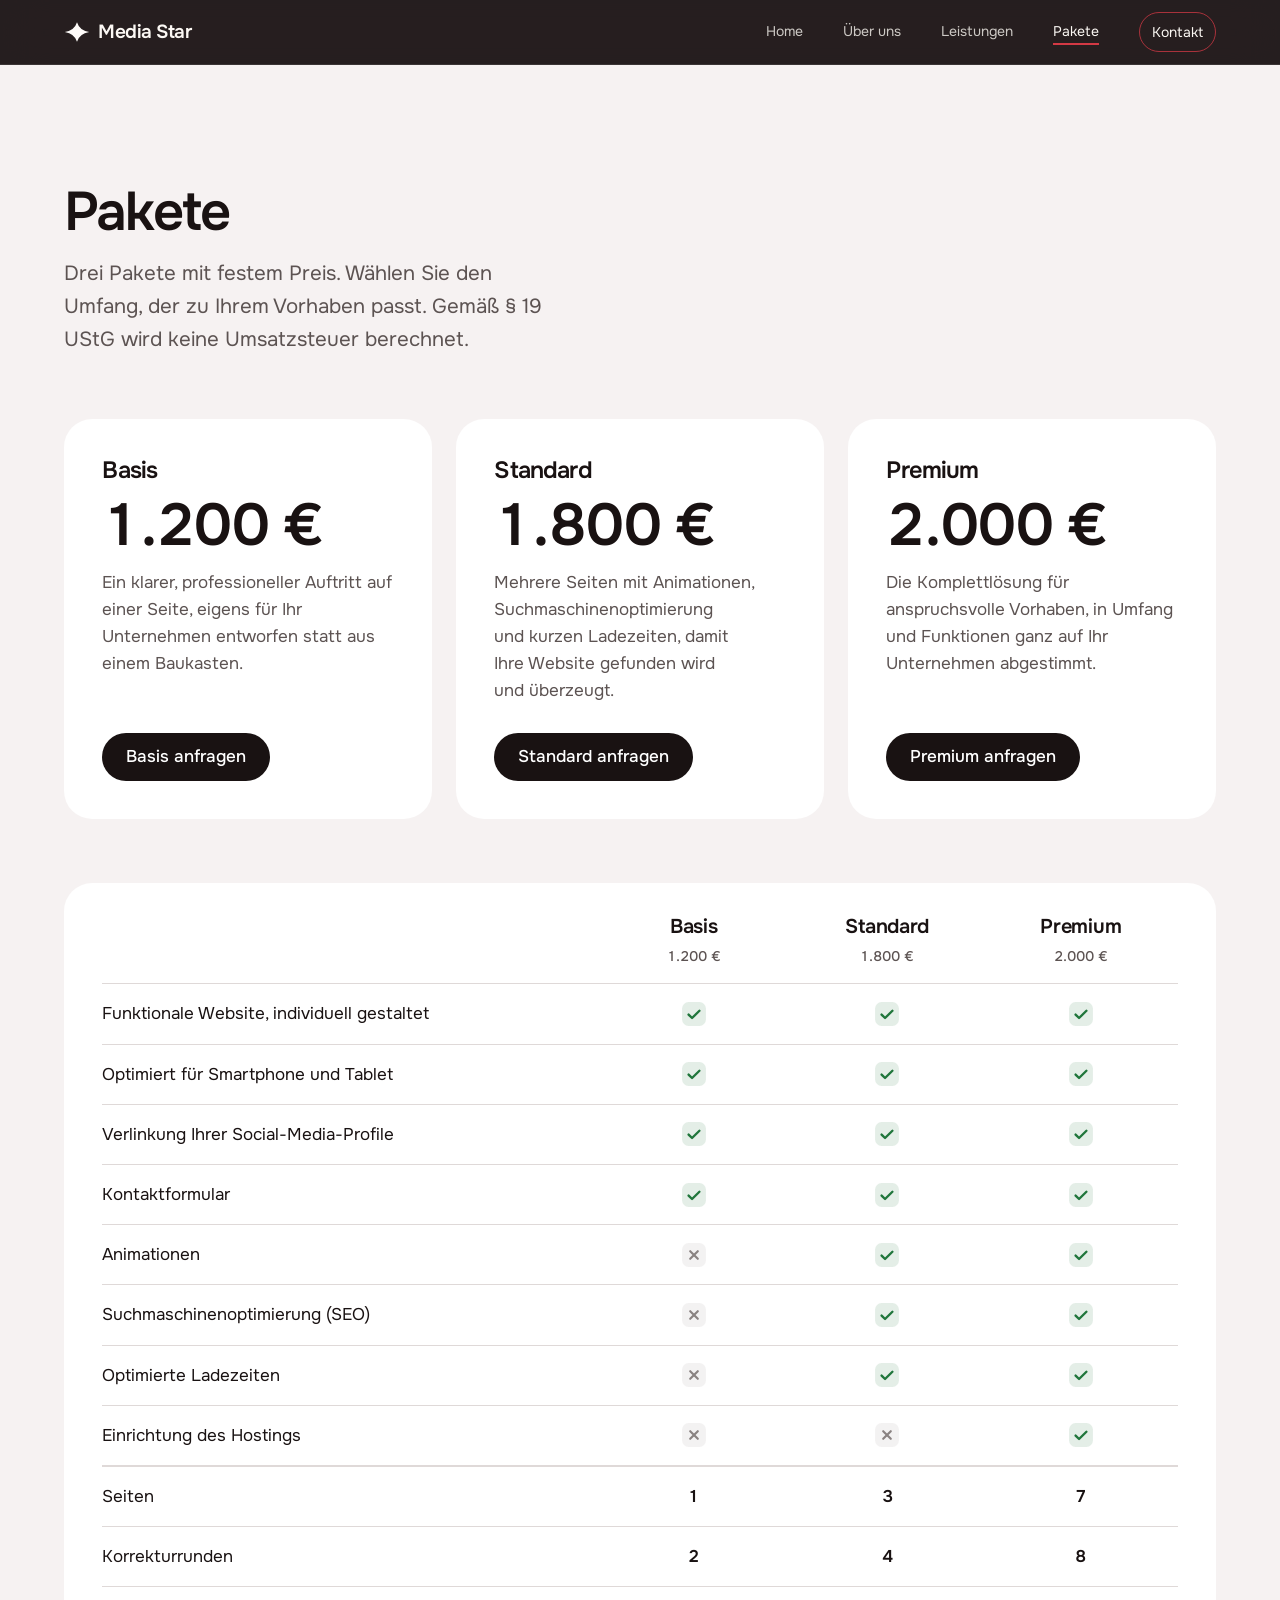
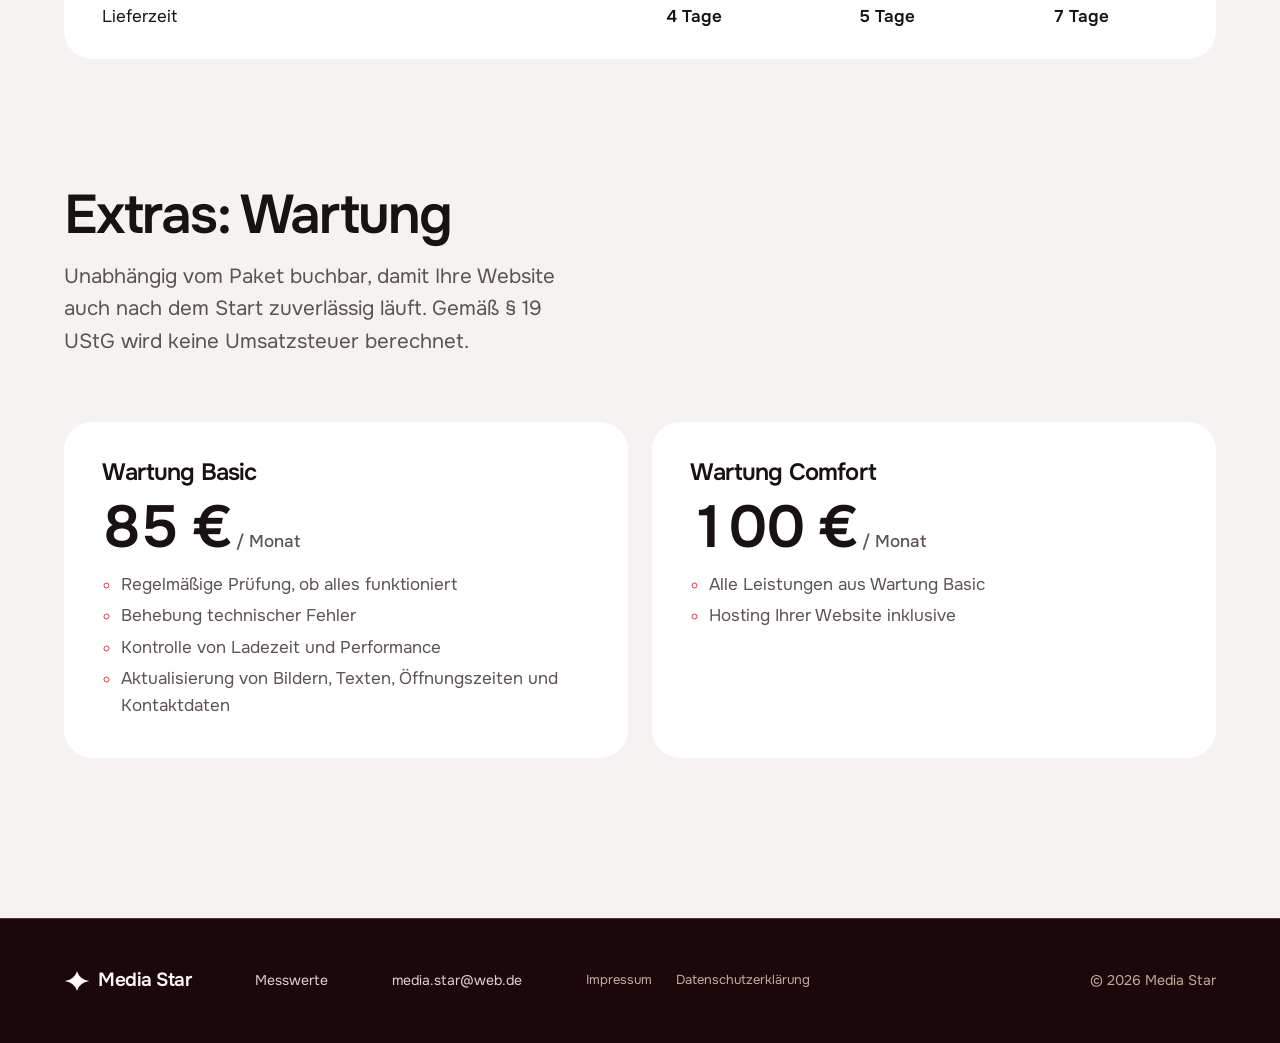
<file: pakete.html>
<!doctype html>
<html lang="de">
<head>
<meta charset="utf-8">
<meta name="viewport" content="width=device-width, initial-scale=1, viewport-fit=cover">
<title>Pakete und Preise | Media Star</title>
<meta name="description" content="Website-Pakete von Media Star: Basis für 1.200 €, Standard für 1.800 €, Premium für 2.000 €. Dazu Wartung Basic für 85 € und Comfort für 100 € im Monat.">
<meta name="theme-color" content="#1c0a0e">
<meta name="color-scheme" content="dark">
<meta name="robots" content="index, follow">
<meta property="og:type" content="website">
<meta property="og:locale" content="de_DE">
<meta property="og:site_name" content="Media Star">
<meta property="og:title" content="Pakete und Preise | Media Star">
<meta property="og:description" content="Website-Pakete von Media Star: Basis für 1.200 €, Standard für 1.800 €, Premium für 2.000 €. Dazu Wartung Basic für 85 € und Comfort für 100 € im Monat.">
<meta property="og:image" content="assets/og-image.jpg">
<meta property="og:image:width" content="1200">
<meta property="og:image:height" content="630">
<meta property="og:image:alt" content="Ein heller Lichtstern auf dunkelrotem Grund, daneben der Schriftzug Media Star">
<meta name="twitter:card" content="summary_large_image">
<meta name="twitter:title" content="Pakete und Preise | Media Star">
<meta name="twitter:description" content="Website-Pakete von Media Star: Basis für 1.200 €, Standard für 1.800 €, Premium für 2.000 €. Dazu Wartung Basic für 85 € und Comfort für 100 € im Monat.">
<meta name="twitter:image" content="assets/og-image.jpg">
<link rel="canonical" href="https://media-star-agency.de/pakete.html">
<link rel="icon" href="assets/favicon.svg" type="image/svg+xml">
<link rel="icon" href="assets/favicon-32.png" sizes="32x32" type="image/png">
<link rel="apple-touch-icon" href="assets/apple-touch-icon.png">
<link rel="manifest" href="site.webmanifest">
<link rel="preload" href="assets/fonts/onest-latin.woff2" as="font" type="font/woff2" crossorigin>
<link rel="stylesheet" href="styles.css">
<script>document.documentElement.classList.add("js");</script>
</head>
<body>
<a class="skip" href="#inhalt">Zum Inhalt springen</a>

<svg class="sprite" aria-hidden="true" focusable="false">
  <symbol id="mark" viewBox="0 0 64 64"><path d="M62 32Q38 36 32 56Q26 36 2 32Q26 28 32 8Q38 28 62 32Z"/></symbol>
  <symbol id="yes" viewBox="0 0 24 24"><rect x="1" y="1" width="22" height="22" rx="6" fill="currentColor" fill-opacity="0.12"/><path d="M7 12.5l3.2 3.2L17 9" fill="none" stroke="currentColor" stroke-width="2.2" stroke-linecap="round" stroke-linejoin="round"/></symbol>
  <symbol id="no" viewBox="0 0 24 24"><rect x="1" y="1" width="22" height="22" rx="6" fill="currentColor" fill-opacity="0.1"/><path d="M8.5 8.5l7 7M15.5 8.5l-7 7" fill="none" stroke="currentColor" stroke-width="2" stroke-linecap="round"/></symbol>
</svg>

<header class="bar bar--solid">
  <nav class="bar__inner" aria-label="Hauptnavigation">
    <a class="brand" href="index.html" aria-label="Media Star, zur Startseite">
      <svg class="brand__mark" aria-hidden="true"><use href="#mark"/></svg>
      <span class="brand__name">Media Star</span>
    </a>
    <ul class="bar__links">
      <li><a href="index.html">Home</a></li>
      <li><a href="ueber-uns.html">Über uns</a></li>
      <li><a href="leistungen.html">Leistungen</a></li>
      <li><a href="pakete.html" aria-current="page">Pakete</a></li>
      <li><a class="bar__cta" href="kontakt.html">Kontakt</a></li>
    </ul>
  </nav>
</header>

<main id="inhalt" class="page">
  <section class="plans" id="pakete" aria-labelledby="plans-title">
    <div class="container plans__inner">
      <div class="plans__head">
        <h1 class="plans__title" id="plans-title" data-reveal>Pakete</h1>
        <p class="plans__lead" data-reveal>Drei Pakete mit festem Preis. Wählen Sie den Umfang, der zu Ihrem Vorhaben passt. Gemäß § 19 UStG wird keine Umsatzsteuer berechnet.</p>
      </div>
      <ul class="plans__list">
        <li class="plan" data-reveal>
          <h2 class="plan__name">Basis</h2>
          <p class="plan__price num">1.200 €</p>
          <p class="plan__text">Ein klarer, professioneller Auftritt auf einer Seite, eigens für Ihr Unternehmen entworfen statt aus einem Baukasten.</p>
          <a class="plan__cta" href="kontakt.html?paket=Basis">Basis anfragen</a>
        </li>
        <li class="plan" data-reveal>
          <h2 class="plan__name">Standard</h2>
          <p class="plan__price num">1.800 €</p>
          <p class="plan__text">Mehrere Seiten mit Animationen, Suchmaschinenoptimierung und kurzen Ladezeiten, damit Ihre Website gefunden wird und überzeugt.</p>
          <a class="plan__cta" href="kontakt.html?paket=Standard">Standard anfragen</a>
        </li>
        <li class="plan" data-reveal>
          <h2 class="plan__name">Premium</h2>
          <p class="plan__price num">2.000 €</p>
          <p class="plan__text">Die Komplettlösung für anspruchsvolle Vorhaben, in Umfang und Funktionen ganz auf Ihr Unternehmen abgestimmt.</p>
          <a class="plan__cta" href="kontakt.html?paket=Premium">Premium anfragen</a>
        </li>
      </ul>
      <div class="compare" data-reveal>
        <table class="compare__table">
          <caption class="visually-hidden">Leistungen der Pakete im Vergleich</caption>
          <thead>
            <tr><th scope="col"><span class="visually-hidden">Leistung</span></th><th scope="col">Basis<span class="compare__price num">1.200 €</span></th><th scope="col">Standard<span class="compare__price num">1.800 €</span></th><th scope="col">Premium<span class="compare__price num">2.000 €</span></th></tr>
          </thead>
          <tbody>
            <tr><th scope="row">Funktionale Website, individuell gestaltet</th><td><svg class="tick is-yes" role="img" aria-label="enthalten"><use href="#yes"/></svg></td><td><svg class="tick is-yes" role="img" aria-label="enthalten"><use href="#yes"/></svg></td><td><svg class="tick is-yes" role="img" aria-label="enthalten"><use href="#yes"/></svg></td></tr>
            <tr><th scope="row">Optimiert für Smartphone und Tablet</th><td><svg class="tick is-yes" role="img" aria-label="enthalten"><use href="#yes"/></svg></td><td><svg class="tick is-yes" role="img" aria-label="enthalten"><use href="#yes"/></svg></td><td><svg class="tick is-yes" role="img" aria-label="enthalten"><use href="#yes"/></svg></td></tr>
            <tr><th scope="row">Verlinkung Ihrer Social-Media-Profile</th><td><svg class="tick is-yes" role="img" aria-label="enthalten"><use href="#yes"/></svg></td><td><svg class="tick is-yes" role="img" aria-label="enthalten"><use href="#yes"/></svg></td><td><svg class="tick is-yes" role="img" aria-label="enthalten"><use href="#yes"/></svg></td></tr>
            <tr><th scope="row">Kontakt&shy;formular</th><td><svg class="tick is-yes" role="img" aria-label="enthalten"><use href="#yes"/></svg></td><td><svg class="tick is-yes" role="img" aria-label="enthalten"><use href="#yes"/></svg></td><td><svg class="tick is-yes" role="img" aria-label="enthalten"><use href="#yes"/></svg></td></tr>
            <tr><th scope="row">Animationen</th><td><svg class="tick is-no" role="img" aria-label="nicht enthalten"><use href="#no"/></svg></td><td><svg class="tick is-yes" role="img" aria-label="enthalten"><use href="#yes"/></svg></td><td><svg class="tick is-yes" role="img" aria-label="enthalten"><use href="#yes"/></svg></td></tr>
            <tr><th scope="row">Such&shy;maschinen&shy;optimierung (SEO)</th><td><svg class="tick is-no" role="img" aria-label="nicht enthalten"><use href="#no"/></svg></td><td><svg class="tick is-yes" role="img" aria-label="enthalten"><use href="#yes"/></svg></td><td><svg class="tick is-yes" role="img" aria-label="enthalten"><use href="#yes"/></svg></td></tr>
            <tr><th scope="row">Optimierte Ladezeiten</th><td><svg class="tick is-no" role="img" aria-label="nicht enthalten"><use href="#no"/></svg></td><td><svg class="tick is-yes" role="img" aria-label="enthalten"><use href="#yes"/></svg></td><td><svg class="tick is-yes" role="img" aria-label="enthalten"><use href="#yes"/></svg></td></tr>
            <tr><th scope="row">Einrichtung des Hostings</th><td><svg class="tick is-no" role="img" aria-label="nicht enthalten"><use href="#no"/></svg></td><td><svg class="tick is-no" role="img" aria-label="nicht enthalten"><use href="#no"/></svg></td><td><svg class="tick is-yes" role="img" aria-label="enthalten"><use href="#yes"/></svg></td></tr>
            <tr class="compare__num"><th scope="row">Seiten</th><td>1</td><td>3</td><td>7</td></tr>
            <tr class="compare__num"><th scope="row">Korrektur&shy;runden</th><td>2</td><td>4</td><td>8</td></tr>
            <tr class="compare__num"><th scope="row">Lieferzeit</th><td>4 Tage</td><td>5 Tage</td><td>7 Tage</td></tr>
          </tbody>
        </table>
      </div>
      <div class="extras">
        <div class="plans__head">
          <h2 class="extras__title" data-reveal>Extras: Wartung</h2>
          <p class="plans__lead" data-reveal>Unabhängig vom Paket buchbar, damit Ihre Website auch nach dem Start zuverlässig läuft. Gemäß § 19 UStG wird keine Umsatzsteuer berechnet.</p>
        </div>
        <ul class="plans__list extras__list">
          <li class="plan" data-reveal>
            <h3 class="plan__name">Wartung Basic</h3>
            <p class="plan__price num">85 €<span class="plan__period"> / Monat</span></p>
            <ul class="plan__points">
              <li>Regelmäßige Prüfung, ob alles funktioniert</li>
              <li>Behebung technischer Fehler</li>
              <li>Kontrolle von Ladezeit und Performance</li>
              <li>Aktualisierung von Bildern, Texten, Öffnungszeiten und Kontaktdaten</li>
            </ul>
          </li>
          <li class="plan" data-reveal>
            <h3 class="plan__name">Wartung Comfort</h3>
            <p class="plan__price num">100 €<span class="plan__period"> / Monat</span></p>
            <ul class="plan__points">
              <li>Alle Leistungen aus Wartung Basic</li>
              <li>Hosting Ihrer Website inklusive</li>
            </ul>
          </li>
        </ul>
      </div>
    </div>
  </section>
</main>

<footer class="foot">
  <div class="container foot__inner">
    <a class="brand brand--foot" href="index.html" aria-label="Media Star, zur Startseite">
      <svg class="brand__mark" aria-hidden="true"><use href="#mark"/></svg>
      <span class="brand__name">Media Star</span>
    </a>
    <ul class="foot__links" aria-label="Seitenbereiche">
      <li><a href="messwerte.html">Messwerte</a></li>
    </ul>
    <address class="foot__contact">
      <a href="mailto:media.star@web.de">media.star@web.de</a>
    </address>
    <ul class="foot__links foot__legal" aria-label="Rechtliches">
      <li><a href="impressum.html">Impressum</a></li>
      <li><a href="impressum.html#datenschutz">Datenschutzerklärung</a></li>
    </ul>
    <p class="foot__copy">© <span data-year>2026</span> Media Star</p>
  </div>
</footer>

<script src="app.js" defer></script>
</body>
</html>
</file>
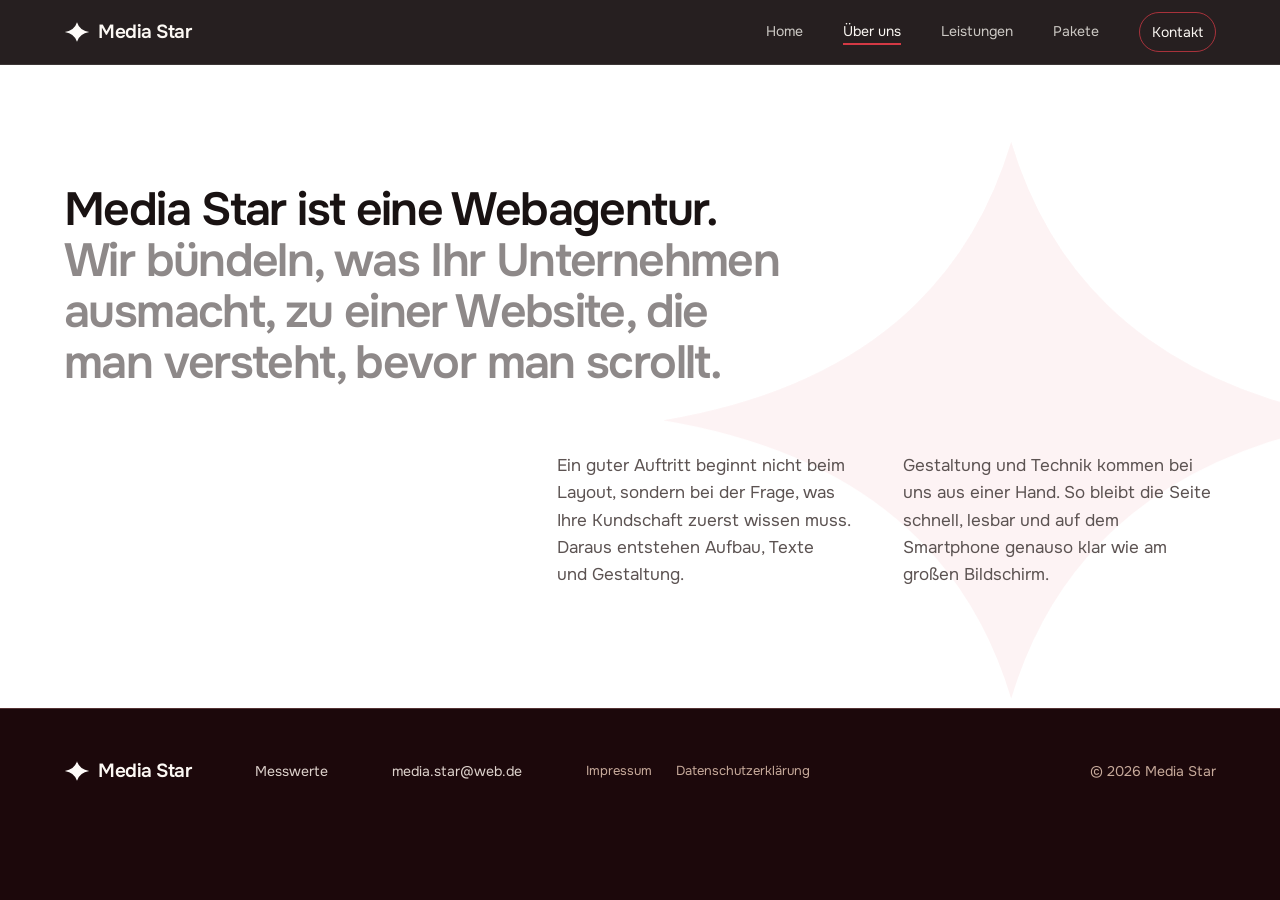
<file: ueber-uns.html>
<!doctype html>
<html lang="de">
<head>
<meta charset="utf-8">
<meta name="viewport" content="width=device-width, initial-scale=1, viewport-fit=cover">
<title>Über uns | Media Star Webagentur</title>
<meta name="description" content="Media Star ist eine Webagentur: Gestaltung und Technik aus einer Hand, für Websites, die schnell, lesbar und auf jedem Bildschirm klar sind.">
<meta name="theme-color" content="#1c0a0e">
<meta name="color-scheme" content="dark">
<meta name="robots" content="index, follow">
<meta property="og:type" content="website">
<meta property="og:locale" content="de_DE">
<meta property="og:site_name" content="Media Star">
<meta property="og:title" content="Über uns | Media Star Webagentur">
<meta property="og:description" content="Media Star ist eine Webagentur: Gestaltung und Technik aus einer Hand, für Websites, die schnell, lesbar und auf jedem Bildschirm klar sind.">
<meta property="og:image" content="assets/og-image.jpg">
<meta property="og:image:width" content="1200">
<meta property="og:image:height" content="630">
<meta property="og:image:alt" content="Ein heller Lichtstern auf dunkelrotem Grund, daneben der Schriftzug Media Star">
<meta name="twitter:card" content="summary_large_image">
<meta name="twitter:title" content="Über uns | Media Star Webagentur">
<meta name="twitter:description" content="Media Star ist eine Webagentur: Gestaltung und Technik aus einer Hand, für Websites, die schnell, lesbar und auf jedem Bildschirm klar sind.">
<meta name="twitter:image" content="assets/og-image.jpg">
<link rel="canonical" href="https://media-star-agency.de/ueber-uns.html">
<link rel="icon" href="assets/favicon.svg" type="image/svg+xml">
<link rel="icon" href="assets/favicon-32.png" sizes="32x32" type="image/png">
<link rel="apple-touch-icon" href="assets/apple-touch-icon.png">
<link rel="manifest" href="site.webmanifest">
<link rel="preload" href="assets/fonts/onest-latin.woff2" as="font" type="font/woff2" crossorigin>
<link rel="stylesheet" href="styles.css">
<script>document.documentElement.classList.add("js");</script>
</head>
<body>
<a class="skip" href="#inhalt">Zum Inhalt springen</a>

<svg class="sprite" aria-hidden="true" focusable="false">
  <symbol id="mark" viewBox="0 0 64 64"><path d="M62 32Q38 36 32 56Q26 36 2 32Q26 28 32 8Q38 28 62 32Z"/></symbol>
</svg>

<header class="bar bar--solid">
  <nav class="bar__inner" aria-label="Hauptnavigation">
    <a class="brand" href="index.html" aria-label="Media Star, zur Startseite">
      <svg class="brand__mark" aria-hidden="true"><use href="#mark"/></svg>
      <span class="brand__name">Media Star</span>
    </a>
    <ul class="bar__links">
      <li><a href="index.html">Home</a></li>
      <li><a href="ueber-uns.html" aria-current="page">Über uns</a></li>
      <li><a href="leistungen.html">Leistungen</a></li>
      <li><a href="pakete.html">Pakete</a></li>
      <li><a class="bar__cta" href="kontakt.html">Kontakt</a></li>
    </ul>
  </nav>
</header>

<main id="inhalt" class="page">
  <section class="about" id="ueber-uns" aria-labelledby="about-title">
    <div class="about__glint" data-depth="0.22" aria-hidden="true">
      <svg><use href="#mark"/></svg>
    </div>
    <div class="container about__grid">
      <h1 class="about__title" id="about-title" data-reveal>Media Star ist eine Webagentur. <span class="about__soft">Wir bündeln, was Ihr Unternehmen ausmacht, zu einer Website, die man versteht, bevor man scrollt.</span></h1>
      <div class="about__cols">
        <p data-reveal>Ein guter Auftritt beginnt nicht beim Layout, sondern bei der Frage, was Ihre Kundschaft zuerst wissen muss. Daraus entstehen Aufbau, Texte und Gestaltung.</p>
        <p data-reveal>Gestaltung und Technik kommen bei uns aus einer Hand. So bleibt die Seite schnell, lesbar und auf dem Smartphone genauso klar wie am großen Bildschirm.</p>
      </div>
    </div>
  </section>
</main>

<footer class="foot">
  <div class="container foot__inner">
    <a class="brand brand--foot" href="index.html" aria-label="Media Star, zur Startseite">
      <svg class="brand__mark" aria-hidden="true"><use href="#mark"/></svg>
      <span class="brand__name">Media Star</span>
    </a>
    <ul class="foot__links" aria-label="Seitenbereiche">
      <li><a href="messwerte.html">Messwerte</a></li>
    </ul>
    <address class="foot__contact">
      <a href="mailto:media.star@web.de">media.star@web.de</a>
    </address>
    <ul class="foot__links foot__legal" aria-label="Rechtliches">
      <li><a href="impressum.html">Impressum</a></li>
      <li><a href="impressum.html#datenschutz">Datenschutzerklärung</a></li>
    </ul>
    <p class="foot__copy">© <span data-year>2026</span> Media Star</p>
  </div>
</footer>

<script src="app.js" defer></script>
</body>
</html>
</file>
<file: styles.css>
@import url("./tokens.css");
@import url("./base.css");

@font-face { font-family: "Onest"; src: url("assets/fonts/onest-latin.woff2") format("woff2"); font-weight: 400 600; font-style: normal; font-display: swap; unicode-range: U+0000-00FF, U+0131, U+0152-0153, U+02BB-02BC, U+02C6, U+02DA, U+02DC, U+0304, U+0308, U+0329, U+2000-206F, U+20AC, U+2122, U+2191, U+2193, U+2212, U+2215, U+FEFF, U+FFFD; }
@font-face { font-family: "Onest"; src: url("assets/fonts/onest-latin-ext.woff2") format("woff2"); font-weight: 400 600; font-style: normal; font-display: swap; unicode-range: U+0100-02BA, U+02BD-02C5, U+02C7-02CC, U+02CE-02D7, U+02DD-02FF, U+1E00-1E9F, U+1EF2-1EFF, U+2020, U+20A0-20AB, U+20AD-20C4, U+2113, U+2C60-2C7F, U+A720-A7FF; }
@font-face { font-family: "Onest Fallback"; src: local("Arial"), local("Helvetica"); size-adjust: 101%; ascent-override: 96%; descent-override: 25%; line-gap-override: 0%; }

html { scroll-behavior: smooth; background: var(--color-paper); }
body { font-size: var(--text-md); line-height: 1.6; color: var(--color-ink-2); }
h1, h2, h3 { font-weight: 600; color: var(--color-ink); letter-spacing: var(--tracking-display); line-height: 1.05; }
::selection { background: color-mix(in oklab, var(--color-star) 35%, transparent); color: inherit; }

.sprite { position: absolute; width: 0; height: 0; overflow: hidden; }

.skip { position: fixed; left: var(--space-md); top: var(--space-md); z-index: var(--z-tooltip); padding: var(--space-sm) var(--space-md); border-radius: var(--radius-pill); background: var(--color-accent); color: var(--color-accent-ink); font-weight: 600; text-decoration: none; transform: translateY(-200%); }
.skip:focus-visible { transform: none; }

a:hover { text-decoration-thickness: 2px; }
a:active { opacity: 0.8; }

.brand { display: inline-flex; align-items: center; gap: var(--space-xs); color: var(--color-ink); text-decoration: none; }
.brand__mark { width: 26px; height: 26px; fill: var(--color-accent); transition: transform var(--dur-long) var(--ease-out); }
.brand__name { font-size: 1.1875rem; font-weight: 600; line-height: 1; letter-spacing: -0.025em; }
@media (hover: hover) and (pointer: fine) {
  .brand:hover .brand__mark { transform: rotate(45deg) scale(0.92); }
}

.bar { position: fixed; inset: 0 0 auto 0; z-index: var(--z-sticky-nav); transition: background-color var(--dur-long) var(--ease-out), border-color var(--dur-long) var(--ease-out); border-bottom: 1px solid transparent; padding-top: env(safe-area-inset-top); }
.bar.is-solid, .bar--solid {background: color-mix(in oklab, var(--color-shade) 88%, transparent); border-bottom-color: color-mix(in oklab, var(--color-ink) 10%, transparent); -webkit-backdrop-filter: blur(20px) saturate(180%); backdrop-filter: blur(20px) saturate(180%); }
.bar__inner { display: flex; align-items: center; gap: var(--space-xl); max-width: var(--container); margin-inline: auto; padding: var(--space-sm) var(--gutter); }
.bar__links { display: flex; gap: var(--space-xl); list-style: none; margin: 0 0 0 auto; padding: 0; }
.bar__links a { display: inline-block; padding: var(--space-xs) 0; color: color-mix(in oklab, var(--color-ink) 78%, transparent); text-decoration: none; font-size: var(--text-sm); transition: color var(--dur-short) ease; }
.bar__links a:hover, .bar__links a[aria-current="page"] { color: var(--color-ink); }
.bar__links .bar__cta { padding-inline: var(--space-sm); border: 1px solid color-mix(in oklab, var(--color-star) 75%, transparent); border-radius: 999px; color: var(--color-ink); }
.bar__links a[aria-current="page"] { text-decoration: underline; text-decoration-color: var(--color-star); text-decoration-thickness: 2px; text-underline-offset: 0.5em; }
.bar__links .bar__cta[aria-current="page"] { text-decoration: none; background: color-mix(in oklab, var(--color-star) 22%, transparent); }

.btn { display: inline-flex; align-items: center; justify-content: center; min-height: 52px; padding: 0 var(--space-xl); border-radius: var(--radius-pill); background: var(--color-accent); color: var(--color-accent-ink); font-weight: 500; font-size: var(--text-md); text-decoration: none; transition: background-color var(--dur-short) ease, transform var(--dur-micro) var(--ease-out); }
.btn:hover { background: color-mix(in oklab, var(--color-accent) 86%, transparent); text-decoration: none; }
.btn:active { transform: scale(0.97); }
.btn:focus-visible { outline-offset: 3px; }

.link-quiet { display: inline-flex; align-items: center; justify-content: center; min-height: 44px; color: var(--color-ink); text-decoration: none; }
.link-quiet::after { content: "›"; margin-left: 0.35em; transition: transform var(--dur-short) var(--ease-out); }
.link-quiet:hover { text-decoration: underline; text-underline-offset: 0.3em; text-decoration-thickness: 1px; }
.link-quiet:hover::after { transform: translateX(3px); }

.hero { position: relative; min-height: 100svh; color: var(--color-ink); display: grid; align-items: end; overflow: clip; isolation: isolate; background: var(--color-shade); }
.hero__media, .hero__veil { position: absolute; inset: -6% 0 -6% 0; z-index: -2; will-change: transform; }
.hero__poster img, .hero__video { position: absolute; inset: 0; width: 100%; height: 100%; object-fit: cover; }
.hero__video { opacity: 0; transition: opacity 1.2s ease; }
.hero__video.is-playing { opacity: 1; }
.hero__veil { z-index: -1; inset: -6% 0 -1px 0; background: linear-gradient(to top, var(--color-paper) 0%, color-mix(in oklab, var(--color-paper) 70%, transparent) 18%, transparent 52%), linear-gradient(to right, color-mix(in oklab, var(--color-shade) 55%, transparent) 0%, transparent 55%); }
.hero__content { padding-top: 140px; padding-bottom: clamp(72px, 12vh, 140px); }
.hero__title { font-size: var(--text-hero); max-width: 13ch; line-height: 1; letter-spacing: -0.045em; }
.hero__title .line { display: block; }
.hero__lead { margin-top: var(--space-lg); max-width: 34ch; font-size: var(--text-lead); color: var(--color-ink-2); }
.hero__actions { display: flex; flex-wrap: wrap; align-items: center; gap: var(--space-md) var(--space-xl); margin-top: var(--space-xl); }

.hero__toggle { position: absolute; right: var(--gutter); bottom: var(--space-xl); display: inline-flex; align-items: center; gap: var(--space-xs); min-height: 44px; padding: 0 var(--space-md); border: 1px solid color-mix(in oklab, var(--color-ink) 18%, transparent); border-radius: var(--radius-pill); background: color-mix(in oklab, var(--color-shade) 45%, transparent); -webkit-backdrop-filter: blur(12px); backdrop-filter: blur(12px); color: var(--color-ink-2); font-size: var(--text-xs); cursor: pointer; transition: border-color var(--dur-short) ease, color var(--dur-short) ease, transform var(--dur-micro) var(--ease-out); }
.hero__toggle:hover { border-color: color-mix(in oklab, var(--color-ink) 50%, transparent); color: var(--color-ink); }
.hero__toggle:active { transform: scale(0.97); }
.hero__toggle-icon { width: 10px; height: 12px; border-inline: 3px solid currentColor; }
.hero__toggle[aria-pressed="true"] .hero__toggle-icon { border: 0; background: currentColor; clip-path: polygon(0 0, 100% 50%, 0 100%); }
.no-video .hero__toggle { display: none; }

@media (prefers-reduced-motion: no-preference) {
  .hero__title .line, .hero__lead, .hero__actions { animation: rise 1100ms var(--ease-out) both; }
  .hero__title .line:nth-child(2) { animation-delay: 90ms; }
  .hero__lead { animation-delay: 220ms; }
  .hero__actions { animation-delay: 320ms; }
}
@keyframes rise { from { opacity: 0; transform: translateY(28px); } to { opacity: 1; transform: none; } }

.about, .services { color: var(--color-graphite-2); }
.about :is(h1, h2), .services :is(h1, h2, h3), .plans :is(h1, h2, h3) { color: var(--color-graphite); }
.about :focus-visible, .services :focus-visible, .plans :focus-visible, .form :focus-visible { outline-color: var(--color-focus-on-light); }

.about { position: relative; background: var(--color-white); padding-block: var(--section-gap) var(--section-gap-s); overflow: clip; isolation: isolate; }
.about__glint { position: absolute; right: -8vw; top: 4%; width: min(58vw, 760px); aspect-ratio: 1; z-index: -1; will-change: transform; }
.about__glint svg { width: 100%; height: 100%; fill: color-mix(in oklab, var(--color-star) 6%, transparent); }
.about__grid { display: grid; grid-template-columns: repeat(12, minmax(0, 1fr)); gap: var(--space-2xl) var(--gap-columns); }
.about__title { grid-column: 1 / span 10; font-size: var(--text-statement); line-height: 1.1; max-width: 24ch; }
.about__soft { color: color-mix(in oklab, var(--color-graphite) 45%, var(--color-white)); }
.about__cols { grid-column: 6 / span 7; display: grid; grid-template-columns: repeat(2, minmax(0, 1fr)); gap: var(--gap-columns); }

.services { background: var(--color-mist); padding-block: var(--section-gap-s) var(--section-gap); }
.services__grid { display: grid; gap: var(--space-2xl); }
.services__title { font-size: var(--text-section); }
.services__lead { margin-top: var(--space-md); max-width: 30ch; font-size: var(--text-lead); }
.services__list { list-style: none; margin: 0; padding: 0; display: grid; grid-template-columns: repeat(2, minmax(0, 1fr)); gap: var(--space-lg); counter-reset: svc; }
.service { counter-increment: svc; display: flex; flex-direction: column; min-height: clamp(220px, 22vw, 300px); padding: clamp(28px, 3.4vw, 48px); border-radius: var(--radius-card); background: var(--color-white); }
.service:last-child:nth-child(odd) { grid-column: 1 / -1; }
.service::before { content: "0" counter(svc); margin-bottom: auto; padding-bottom: var(--space-xl); font-size: var(--text-sm); font-weight: 500; color: var(--color-star); font-variant-numeric: tabular-nums; }
.service__name { font-size: var(--text-service); }
.service__text { margin-top: var(--space-sm); max-width: 42ch; }

.proof { background: var(--color-paper-2); padding-block: var(--section-gap-s); }
.proof__grid { display: grid; grid-template-columns: repeat(12, minmax(0, 1fr)); gap: var(--space-2xl) var(--gap-columns); }
.proof__head { grid-column: 1 / span 5; }
.proof__title { font-size: var(--text-section); max-width: 12ch; }
.proof__lead { margin-top: var(--space-lg); max-width: 36ch; }
.proof__facts { grid-column: 1 / -1; display: grid; grid-template-columns: repeat(3, minmax(0, 1fr)); gap: var(--gap-columns); margin: 0; }
.fact { padding-top: var(--space-lg); border-top: 1px solid var(--color-rule); }
.fact dt { font-size: var(--text-sm); color: var(--color-muted); }
.fact dd { margin: var(--space-sm) 0 0; display: flex; align-items: baseline; gap: var(--space-xs); flex-wrap: wrap; }
.fact__value { font-size: var(--text-figure); font-weight: 600; letter-spacing: -0.04em; color: var(--color-ink); line-height: 1; font-variant-numeric: lining-nums tabular-nums; }
.fact__unit { font-size: var(--text-lg); color: var(--color-ink-2); }
.proof__note { grid-column: 1 / -1; color: var(--color-muted); }

.plans { background: var(--color-mist); color: var(--color-graphite-2); padding-block: var(--section-gap-s) var(--section-gap); }
.plans__inner, .extras { display: grid; gap: var(--space-2xl); }
.extras { margin-top: var(--space-2xl); }
.plans__title, .extras__title { font-size: var(--text-section); }
.plans__lead { margin-top: var(--space-md); max-width: 36ch; font-size: var(--text-lead); }
.plans__list { list-style: none; margin: 0; padding: 0; display: grid; grid-template-columns: repeat(3, minmax(0, 1fr)); gap: var(--space-lg); }
.extras__list { grid-template-columns: repeat(2, minmax(0, 1fr)); }
.plan { display: flex; flex-direction: column; gap: var(--space-sm); padding: clamp(28px, 3vw, 44px); border-radius: var(--radius-card); background: var(--color-white); }
.plan__name { font-size: var(--text-title); }
.plan__price { font-size: var(--text-display-s); font-weight: 600; letter-spacing: -0.04em; line-height: 1.05; color: var(--color-graphite); }
.plan__period { font-size: var(--text-md); font-weight: 500; letter-spacing: 0; color: var(--color-graphite-2); }
.plan__text, .plan__points { flex: 1; margin: 0; }
.plan__points { padding-left: 1.1em; display: grid; align-content: start; gap: var(--space-2xs); }
.plan__points li::marker { color: var(--color-star); }
.plan__cta { align-self: start; display: inline-flex; align-items: center; min-height: 48px; margin-top: var(--space-md); padding: 0 var(--space-lg); border-radius: var(--radius-pill); background: var(--color-graphite); color: var(--color-white); font-weight: 500; text-decoration: none; transition: background-color var(--dur-short) ease, transform var(--dur-micro) var(--ease-out); }
.plan__cta:hover { background: color-mix(in oklab, var(--color-graphite) 82%, var(--color-white)); text-decoration: none; }
.plan__cta:active { transform: scale(0.97); }
.compare { padding: var(--space-sm) clamp(16px, 3vw, 44px); border-radius: var(--radius-card); background: var(--color-white); }
.compare__table { width: 100%; border-collapse: collapse; table-layout: fixed; }
.compare__table th, .compare__table td { padding: var(--space-md) var(--space-xs); border-bottom: 1px solid var(--color-line); text-align: center; vertical-align: middle; }
.compare__table tbody tr:last-child > * { border-bottom: 0; }
.compare__table thead th { font-size: var(--text-lg); font-weight: 600; color: var(--color-graphite); letter-spacing: -0.015em; }
.compare__table thead th:first-child { width: 46%; }
.compare__table tbody th { padding-left: 0; text-align: left; font-weight: 400; color: var(--color-graphite); }
.compare__price { display: block; margin-top: var(--space-3xs); font-size: var(--text-sm); font-weight: 500; color: var(--color-graphite-2); letter-spacing: 0; }
.compare__num td { font-weight: 600; color: var(--color-graphite); font-variant-numeric: tabular-nums; }
.compare__num:first-of-type > *, .compare__table tr:not(.compare__num) + .compare__num > * { border-top: 2px solid var(--color-line); }
.tick { width: 26px; height: 26px; margin-inline: auto; }
.tick.is-yes { color: var(--color-success); }
.tick.is-no { color: color-mix(in oklab, var(--color-graphite-2) 70%, var(--color-white)); }
.page > section:first-child { padding-top: calc(var(--bar-h) + var(--section-gap-s)); }

.contact { position: relative; padding-block: var(--section-gap) var(--section-gap); overflow: clip; isolation: isolate; }
.contact__light { position: absolute; inset: 0; z-index: -1; background: url("assets/video/hero-1080-poster.jpg") 72% 50% / cover no-repeat; opacity: 0.55; will-change: transform; -webkit-mask-image: linear-gradient(to bottom, transparent, var(--color-shade) 35%, var(--color-shade) 70%, transparent); mask-image: linear-gradient(to bottom, transparent, var(--color-shade) 35%, var(--color-shade) 70%, transparent); }
.contact__inner { display: grid; grid-template-columns: repeat(12, minmax(0, 1fr)); gap: var(--space-2xl) var(--gap-columns); align-items: start; }
.contact__intro { grid-column: 1 / span 5; display: grid; gap: var(--space-lg); }
.contact__title { font-size: var(--text-section); max-width: 12ch; }
.contact__lead { max-width: 36ch; font-size: var(--text-lead); }
.contact__promise { justify-self: start; display: inline-flex; align-items: center; gap: var(--space-xs); padding: var(--space-xs) var(--space-md); border: 1px solid color-mix(in oklab, var(--color-ink) 22%, transparent); border-radius: var(--radius-pill); font-size: var(--text-sm); font-weight: 500; color: var(--color-ink); }
.contact__promise::before { content: ""; width: 8px; height: 8px; border-radius: 50%; background: var(--color-star); }
.contact__direct { display: grid; justify-items: start; gap: var(--space-2xs); margin-top: var(--space-md); }
.contact__direct a { display: inline-flex; align-items: center; min-height: 36px; color: var(--color-ink); text-underline-offset: 0.25em; text-decoration-color: color-mix(in oklab, var(--color-ink) 35%, transparent); }

.form { grid-column: 7 / span 6; display: grid; gap: var(--space-lg); padding: clamp(24px, 3.6vw, 48px); border-radius: var(--radius-card); background: var(--color-white); box-shadow: var(--shadow-card); color: var(--color-graphite-2); color-scheme: light; caret-color: var(--color-star); }
.form__trap { position: absolute; left: -9999px; width: 1px; height: 1px; overflow: hidden; }
.field { display: grid; gap: var(--space-xs); }
.field label { font-size: var(--text-sm); font-weight: 500; color: var(--color-graphite); }
.field input, .field textarea, .field select { width: 100%; min-height: 52px; padding: var(--space-sm) var(--space-md); border: 1px solid var(--color-line); border-radius: var(--radius-field); background: var(--color-mist); color: var(--color-graphite); font: inherit; font-size: max(16px, var(--text-md)); transition: border-color var(--dur-short) ease, background-color var(--dur-short) ease, box-shadow var(--dur-short) ease; }
.field textarea { resize: vertical; min-height: 160px; line-height: 1.5; }
.field input:hover, .field textarea:hover, .field select:hover { border-color: color-mix(in oklab, var(--color-graphite) 30%, var(--color-line)); }
.field input:focus, .field textarea:focus, .field select:focus { outline: none; border-color: var(--color-focus-on-light); background: var(--color-white); box-shadow: 0 0 0 4px color-mix(in oklab, var(--color-focus-on-light) 18%, transparent); }
.field select, .field select:focus { appearance: none; padding-right: 48px; background-image: url("data:image/svg+xml,%3Csvg xmlns='http://www.w3.org/2000/svg' width='12' height='8' fill='none' stroke='%23333' stroke-width='1.8' stroke-linecap='round' stroke-linejoin='round'%3E%3Cpath d='M1 1.5l5 5 5-5'/%3E%3C/svg%3E"); background-repeat: no-repeat; background-position: right 18px center; cursor: pointer; }
.field.is-invalid input, .field.is-invalid textarea, .field.is-invalid select { border-color: var(--color-error); }
.field__error { min-height: 0; font-size: var(--text-xs); color: var(--color-error); }
.field__error:empty { display: none; }
.form__submit { justify-self: start; min-height: 52px; padding: 0 var(--space-xl); border: 0; border-radius: var(--radius-pill); background: var(--color-graphite); color: var(--color-white); font: inherit; font-weight: 500; cursor: pointer; transition: background-color var(--dur-short) ease, transform var(--dur-micro) var(--ease-out), opacity var(--dur-short) ease; }
.form__submit:hover { background: color-mix(in oklab, var(--color-graphite) 82%, var(--color-white)); }
.form__submit:active { transform: scale(0.97); }
.form__submit:disabled { opacity: 0.55; cursor: progress; }
.form__status:empty { display: none; }
.form__status { padding: var(--space-sm) var(--space-md); border-radius: var(--radius-field); background: color-mix(in oklab, var(--color-success) 10%, var(--color-white)); color: var(--color-success); font-weight: 500; }
.form__status.is-error { background: color-mix(in oklab, var(--color-error) 9%, var(--color-white)); color: var(--color-error); }
.form__note { font-size: var(--text-xs); line-height: 1.5; color: var(--color-graphite-2); }

.foot { border-top: 1px solid var(--color-rule); padding-block: var(--space-xl) calc(var(--space-xl) + env(safe-area-inset-bottom)); font-size: var(--text-sm); }
.foot__inner { display: flex; flex-wrap: wrap; align-items: center; gap: var(--space-lg) var(--space-2xl); }
.foot__links, .foot__contact { display: flex; flex-wrap: wrap; gap: var(--space-xs) var(--space-lg); list-style: none; margin: 0; padding: 0; font-style: normal; }
.foot a:not(.brand) { display: inline-flex; align-items: center; min-height: 44px; color: var(--color-ink-2); text-decoration: none; }
.foot a:not(.brand):hover { color: var(--color-ink); text-decoration: underline; }
.foot__copy { margin-left: auto; color: var(--color-muted); }
.foot .foot__legal a { font-size: var(--text-xs); color: var(--color-muted); }

:root { --bar-h: 64px; }
.legal { background: var(--color-white); color: var(--color-graphite-2); padding-block: 140px var(--section-gap-s); }
.legal__inner { max-width: calc(72ch + 2 * var(--gutter)); }
.legal section + section { margin-top: var(--space-4xl); }
.legal__title { font-size: var(--text-section); color: var(--color-graphite); }
.legal h3 { margin-top: var(--space-xl); font-size: var(--text-lg); letter-spacing: -0.015em; color: var(--color-graphite); }
.legal p, .legal ul { margin: var(--space-sm) 0 0; }
.legal ul { padding-left: 1.25em; }
.legal a { color: var(--color-focus-on-light); text-underline-offset: 0.2em; overflow-wrap: anywhere; }
.legal :focus-visible { outline-color: var(--color-focus-on-light); }
.legal__date { padding-top: var(--space-xl); font-size: var(--text-sm); }

.js [data-reveal] { opacity: 0; transform: translateY(32px); transition: opacity var(--dur-reveal) var(--ease-out), transform var(--dur-reveal) var(--ease-out); }
.js [data-reveal].is-in { opacity: 1; transform: none; }

@media (max-width: 60rem) {
  :root { --bar-h: 96px; }
  .bar__inner { flex-wrap: wrap; row-gap: 0; }
  .bar__links { order: 3; flex: 1 0 100%; margin: 0; gap: var(--space-lg); overflow-x: auto; scrollbar-width: none; }
  .bar__links a { white-space: nowrap; padding-block: var(--space-sm); }
  .plans__list { grid-template-columns: minmax(0, 1fr); }
  .about__title, .about__cols, .proof__head, .contact__intro, .form { grid-column: 1 / -1; }
}
@media (max-width: 40rem) {
  .hero__content { padding-bottom: var(--space-3xl); }
  .hero__toggle { right: auto; left: var(--gutter); bottom: var(--space-lg); }
  .hero__actions { flex-direction: column; align-items: stretch; gap: var(--space-sm); }
  .about__cols { grid-template-columns: minmax(0, 1fr); }
  .about__glint { width: 110vw; right: -45vw; top: 0; }
  .services__list { grid-template-columns: minmax(0, 1fr); gap: var(--space-md); }
  .service { min-height: 0; }
  .service::before { padding-bottom: var(--space-lg); }
  .proof__facts { grid-template-columns: minmax(0, 1fr); }
  .bar__links { justify-content: space-between; gap: var(--space-3xs); }
  .bar__links a { font-size: 0.78rem; }
  .compare { padding-inline: var(--space-sm); }
  .compare__table th, .compare__table td { padding: var(--space-sm) var(--space-3xs); font-size: var(--text-sm); }
  .compare__table thead th { font-size: 0.6875rem; letter-spacing: 0; }
  .compare__table tbody th { font-size: var(--text-xs); }
  .compare__table thead th:first-child { width: 36%; }
  .compare__price { font-size: 0.6875rem; font-weight: 400; }
  .tick { width: 22px; height: 22px; }
  .plan__cta { align-self: stretch; justify-content: center; }
  .contact__light { background-size: auto 70%; background-position: 70% 100%; opacity: 0.5; }
  .form__submit { justify-self: stretch; }
  .foot__inner { gap: var(--space-sm) var(--space-lg); }
  .foot__copy { margin-left: 0; }
}
@media (max-width: 22.4rem) {
  :root { --bar-h: 142px; }
  .bar__links { display: grid; grid-template-columns: repeat(3, auto); }
}
@media (orientation: portrait) and (max-width: 60rem) {
  .hero__veil { background: linear-gradient(to top, var(--color-paper) 0%, color-mix(in oklab, var(--color-paper) 80%, transparent) 30%, transparent 62%); }
}

@media (prefers-reduced-motion: reduce) {
  html { scroll-behavior: auto; }
  .js [data-reveal] { opacity: 1; transform: none; }
  .hero__media, .hero__veil, .about__glint, .contact__light { will-change: auto; }
  .hero__video { transition: none; }
}
@media (prefers-reduced-transparency: reduce) {
  .bar.is-solid, .hero__toggle { background: var(--color-shade); -webkit-backdrop-filter: none; backdrop-filter: none; }
}

@media (forced-colors: active) {
  .btn, .form__submit, .service, .form, .plan, .plan__cta, .compare { border: 1px solid ButtonText; }
}
</file>
